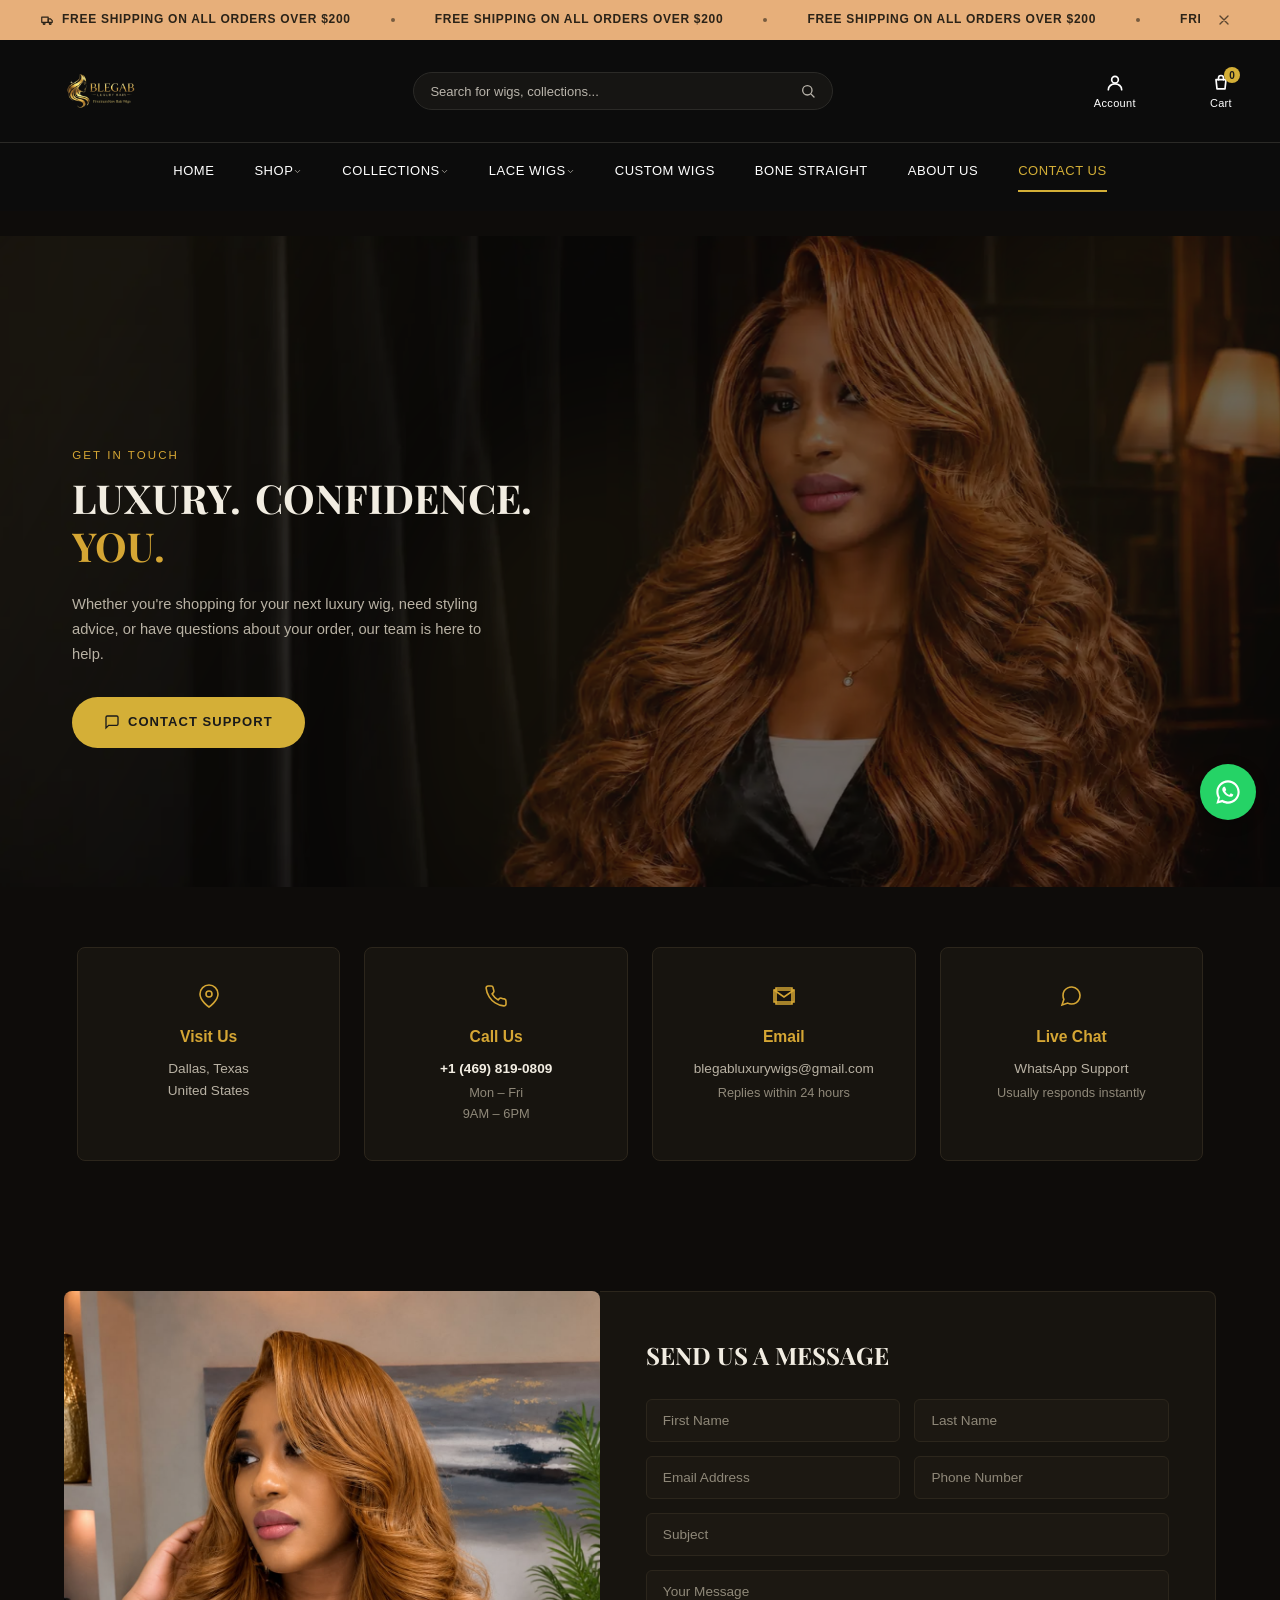
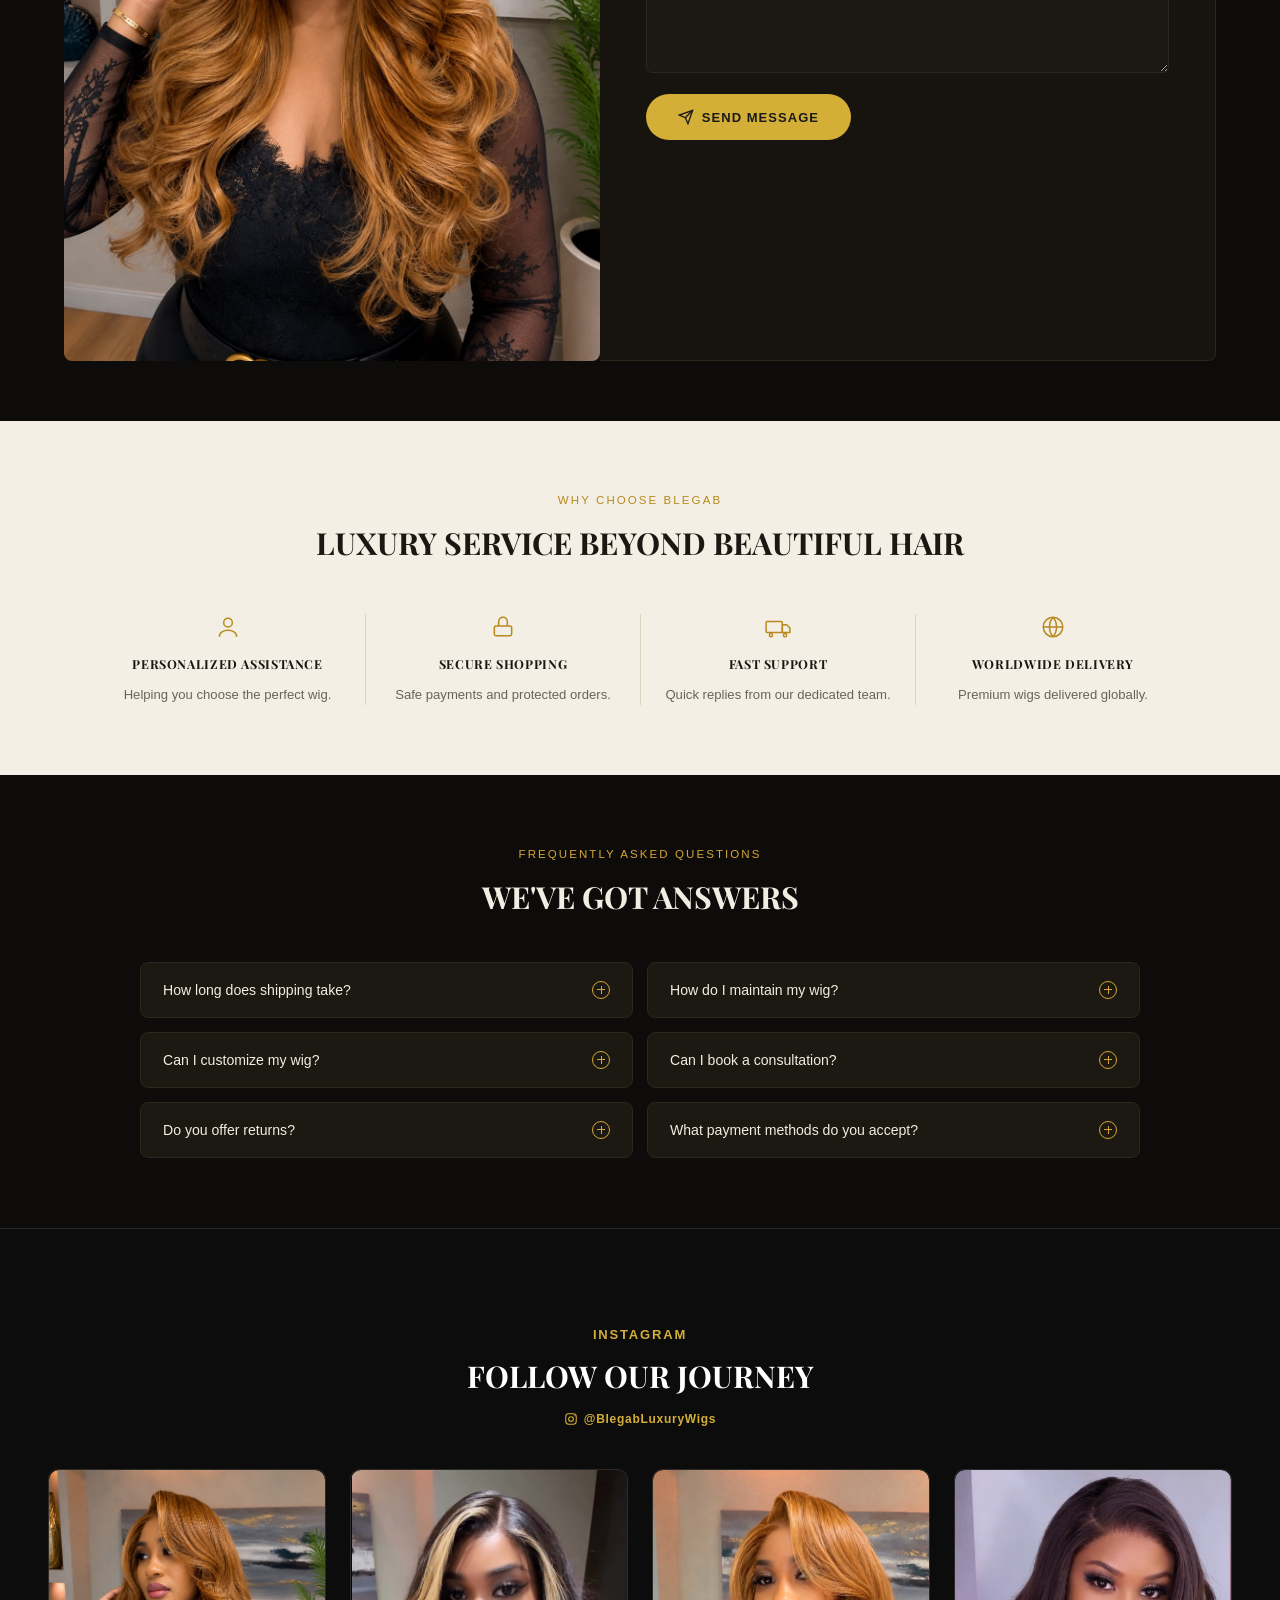
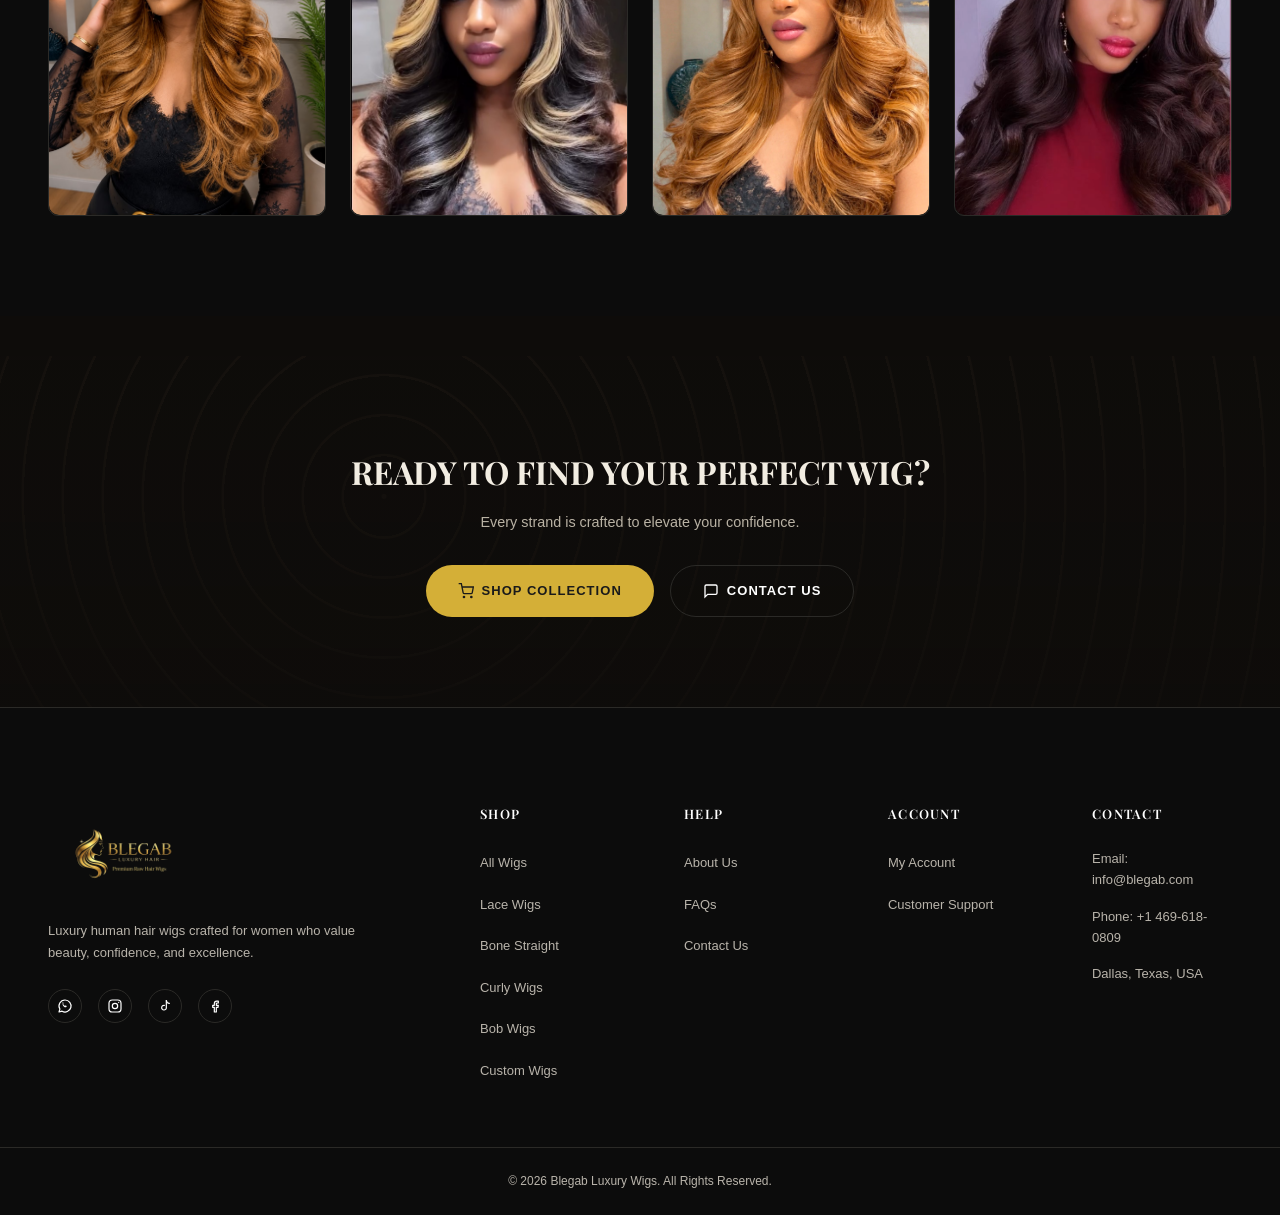
<file: contact-us.html>
<!DOCTYPE html>
<html lang="en">
<head>
  <meta charset="UTF-8" />
  <meta name="viewport" content="width=device-width, initial-scale=1.0" />
  <title>Blegab Luxury Wigs | Premium Human Hair Wigs</title>
  <meta name="description" content="Premium human hair wigs crafted to elevate your look and express your true elegance. Shop lace wigs, bone straight, bob wigs and custom collections." />
  <meta name="viewport" content="width=device-width, initial-scale=1.0, interactive-widget=resizes-content" />

  <!-- Fonts: display serif for headings, sans for body/UI -->
  <link rel="preconnect" href="https://fonts.googleapis.com">
  <link rel="preconnect" href="https://fonts.gstatic.com" crossorigin>
  <link href="https://fonts.googleapis.com/css2?family=Playfair+Display:wght@600;700&family=Poppins:wght@400;500;600;700&display=swap" rel="stylesheet">

  <link rel="stylesheet" href="assets/css/base.css" />
  <link rel="stylesheet" href="assets/css/header.css" />
  <link rel="stylesheet" href="assets/css/footer.css" />
  <link rel="stylesheet" href="assets/css/home.css" />
  <link rel="stylesheet" href="assets/css/contact-us.css" />
  <link rel="stylesheet" href="assets/css/whatsapp-chat.css" />
  <link rel="icon" type="image/webp" href="assets/images/farvicon.webp" />
</head>
<body>
  <div data-site-header></div>
  <script src="assets/js/header.js"></script>

  <main>
    <!-- Hero -->
    <section class="hero" aria-label="Hero">
      <div class="hero-media">
        <img class="hero-bg" src="assets/images/herosectionimg.webp" alt="Woman wearing a Blegab luxury wig" onerror="this.parentElement.classList.add('img-fallback')">
        <div class="hero-ribbons" aria-hidden="true">
          <span class="ribbon ribbon-1"></span>
          <span class="ribbon ribbon-2"></span>
          <span class="ribbon ribbon-3"></span>
        </div>
        <div class="hero-scrim"></div>
      </div>

      <div class="hero-inner">
        <div class="hero-copy">
          <p class="eyebrow">Get In Touch</p>
          <h1 class="hero-headline">
            <span class="hero-word" style="--word-delay:0.4s">Luxury.</span>
            <span class="hero-word" style="--word-delay:0.8s">Confidence.</span>
            <span class="hero-word hero-word-accent" style="--word-delay:1.2s">You.</span>
          </h1>
          <p class="hero-text hero-text-reveal">Whether you're shopping for your next luxury wig, need styling advice, or have questions about your order, our team is here to help.</p>
          <a href="#contact-form-section" class="btn btn-primary hero-cta-reveal">
            <span class="btn-icon-wrap">
              <svg class="btn-icon btn-icon--bag" viewBox="0 0 24 24" fill="none" stroke="currentColor" stroke-width="2"><path d="M21 15a2 2 0 0 1-2 2H7l-4 4V5a2 2 0 0 1 2-2h14a2 2 0 0 1 2 2z"/></svg>
              <svg class="btn-icon btn-icon--arrow" viewBox="0 0 24 24" fill="none" stroke="currentColor" stroke-width="2"><path d="M5 12h14M12 5l7 7-7 7" stroke-linecap="round" stroke-linejoin="round"/></svg>
            </span>
            <span class="btn-text">Contact Support</span>
          </a>
        </div>
      </div>
    </section>

    <!-- Quick contact cards -->
    <section class="contact-cards">
      <div class="contact-card">
        <span class="card-icon">
          <svg width="20" height="20" viewBox="0 0 24 24" fill="none" stroke="currentColor" stroke-width="1.6"><path d="M21 10c0 7-9 13-9 13S3 17 3 10a9 9 0 0 1 18 0z"/><circle cx="12" cy="10" r="3"/></svg>
        </span>
        <div>
          <p class="card-label">Visit Us</p>
          <p class="card-detail">Dallas, Texas<br>United States</p>
        </div>
      </div>

      <div class="contact-card">
        <span class="card-icon">
          <svg width="20" height="20" viewBox="0 0 24 24" fill="none" stroke="currentColor" stroke-width="1.6"><path d="M22 16.92v3a2 2 0 0 1-2.18 2 19.79 19.79 0 0 1-8.63-3.07 19.5 19.5 0 0 1-6-6 19.79 19.79 0 0 1-3.07-8.67A2 2 0 0 1 4.11 2h3a2 2 0 0 1 2 1.72c.127.96.362 1.903.7 2.81a2 2 0 0 1-.45 2.11L8.09 9.91a16 16 0 0 0 6 6l1.27-1.27a2 2 0 0 1 2.11-.45c.907.338 1.85.573 2.81.7A2 2 0 0 1 22 16.92z"/></svg>
        </span>
        <div>
          <p class="card-label">Call Us</p>
          <p class="card-detail card-detail-strong">+1 (469) 819-0809</p>
          <p class="card-detail card-detail-sub">Mon – Fri<br>9AM – 6PM</p>
        </div>
      </div>

      <div class="contact-card">
        <span class="card-icon">
          <svg width="20" height="20" viewBox="0 0 24 24" fill="none" stroke="currentColor" stroke-width="1.6"><path d="M4 4h16v16H4z" fill="none"/><path d="M22 6l-10 7L2 6"/><path d="M2 6h20v12H2z"/></svg>
        </span>
        <div>
          <p class="card-label">Email</p>
          <p class="card-detail">blegabluxurywigs@gmail.com</p>
          <p class="card-detail card-detail-sub">Replies within 24 hours</p>
        </div>
      </div>

      <div class="contact-card">
        <span class="card-icon">
          <svg width="20" height="20" viewBox="0 0 24 24" fill="none" stroke="currentColor" stroke-width="1.6"><path d="M21 11.5a8.38 8.38 0 0 1-.9 3.8 8.5 8.5 0 0 1-7.6 4.7 8.38 8.38 0 0 1-3.8-.9L3 21l1.9-5.7a8.38 8.38 0 0 1-.9-3.8 8.5 8.5 0 0 1 4.7-7.6 8.38 8.38 0 0 1 3.8-.9h.5a8.48 8.48 0 0 1 8 8v.5z"/></svg>
        </span>
        <div>
          <p class="card-label">Live Chat</p>
          <p class="card-detail">WhatsApp Support</p>
          <p class="card-detail card-detail-sub">Usually responds instantly</p>
        </div>
      </div>
    </section>

    <!-- Contact form -->
    <section class="contact-form-section" id="contact-form-section">
      <div class="contact-form-image">
        <img src="assets/images/contactusimage/formimg.webp" alt="BLEGAB team member packing an order" onerror="this.parentElement.classList.add('img-fallback')">
      </div>

      <div class="contact-form-panel">
        <h2>Send Us A Message</h2>

        <form id="contact-form" novalidate>
          <div class="form-row">
            <div class="form-field">
              <label for="contact-first-name" class="visually-hidden">First Name</label>
              <input type="text" id="contact-first-name" name="firstName" placeholder="First Name" required>
            </div>
            <div class="form-field">
              <label for="contact-last-name" class="visually-hidden">Last Name</label>
              <input type="text" id="contact-last-name" name="lastName" placeholder="Last Name">
            </div>
          </div>

          <div class="form-row">
            <div class="form-field">
              <label for="contact-email" class="visually-hidden">Email Address</label>
              <input type="email" id="contact-email" name="email" placeholder="Email Address" required>
            </div>
            <div class="form-field">
              <label for="contact-phone" class="visually-hidden">Phone Number</label>
              <input type="tel" id="contact-phone" name="phone" placeholder="Phone Number">
            </div>
          </div>

          <div class="form-field form-field-full">
            <label for="contact-subject" class="visually-hidden">Subject</label>
            <input type="text" id="contact-subject" name="subject" placeholder="Subject" required>
          </div>

          <div class="form-field form-field-full">
            <label for="contact-message" class="visually-hidden">Your Message</label>
            <textarea id="contact-message" name="message" rows="5" placeholder="Your Message" required></textarea>
          </div>

          <p class="form-message form-error" data-contact-error></p>
          <p class="form-message form-success" data-contact-success></p>

          <button type="submit" class="btn btn-primary" data-contact-submit>
            <span class="btn-icon-wrap">
              <svg class="btn-icon btn-icon--bag" viewBox="0 0 24 24" fill="none" stroke="currentColor" stroke-width="2"><line x1="22" y1="2" x2="11" y2="13"/><polygon points="22 2 15 22 11 13 2 9 22 2"/></svg>
              <svg class="btn-icon btn-icon--arrow" viewBox="0 0 24 24" fill="none" stroke="currentColor" stroke-width="2"><path d="M5 12h14M12 5l7 7-7 7" stroke-linecap="round" stroke-linejoin="round"/></svg>
            </span>
            <span class="btn-text">Send Message</span>
          </button>
        </form>
      </div>
    </section>

    <!-- Why choose -->
    <section class="why-choose">
      <p class="eyebrow eyebrow-dark">Why Choose Blegab</p>
      <h2>Luxury Service Beyond Beautiful Hair</h2>

      <div class="why-choose-grid">
        <div class="why-item">
          <span class="why-icon">
            <svg width="26" height="26" viewBox="0 0 24 24" fill="none" stroke="currentColor" stroke-width="1.4"><circle cx="12" cy="8" r="4"/><path d="M4 21c0-4 4-6 8-6s8 2 8 6"/></svg>
          </span>
          <h3>Personalized Assistance</h3>
          <p>Helping you choose the perfect wig.</p>
        </div>
        <div class="why-item">
          <span class="why-icon">
            <svg width="26" height="26" viewBox="0 0 24 24" fill="none" stroke="currentColor" stroke-width="1.4"><rect x="4" y="11" width="16" height="9" rx="1.5"/><path d="M8 11V7a4 4 0 0 1 8 0v4"/></svg>
          </span>
          <h3>Secure Shopping</h3>
          <p>Safe payments and protected orders.</p>
        </div>
        <div class="why-item">
          <span class="why-icon">
            <svg width="26" height="26" viewBox="0 0 24 24" fill="none" stroke="currentColor" stroke-width="1.4"><rect x="1" y="7" width="15" height="10" rx="1"/><path d="M16 10h4l3 3v4h-7z"/><circle cx="5.5" cy="19.5" r="1.5"/><circle cx="18.5" cy="19.5" r="1.5"/></svg>
          </span>
          <h3>Fast Support</h3>
          <p>Quick replies from our dedicated team.</p>
        </div>
        <div class="why-item">
          <span class="why-icon">
            <svg width="26" height="26" viewBox="0 0 24 24" fill="none" stroke="currentColor" stroke-width="1.4"><circle cx="12" cy="12" r="9"/><path d="M3 12h18M12 3a14 14 0 0 1 0 18M12 3a14 14 0 0 0 0 18"/></svg>
          </span>
          <h3>Worldwide Delivery</h3>
          <p>Premium wigs delivered globally.</p>
        </div>
      </div>
    </section>

    <!-- FAQ -->
    <section class="faq-section">
      <p class="eyebrow">Frequently Asked Questions</p>
      <h2>We've Got Answers</h2>

      <div class="faq-grid">
        <div class="faq-item">
          <button class="faq-question" data-faq-toggle>
            <span>How long does shipping take?</span>
            <span class="faq-icon" aria-hidden="true"></span>
          </button>
          <div class="faq-answer">
            <p>Orders are processed with care and typically arrive within 2–7 business days, depending on your location. You'll receive tracking information as soon as your order ships.</p>
          </div>
        </div>

        <div class="faq-item">
          <button class="faq-question" data-faq-toggle>
            <span>How do I maintain my wig?</span>
            <span class="faq-icon" aria-hidden="true"></span>
          </button>
          <div class="faq-answer">
            <p>To keep your wig looking its best, gently wash, condition, and store it properly. Every order includes care instructions to help maintain its beauty and longevity.</p>
          </div>
        </div>

        <div class="faq-item">
          <button class="faq-question" data-faq-toggle>
            <span>Can I customize my wig?</span>
            <span class="faq-icon" aria-hidden="true"></span>
          </button>
          <div class="faq-answer">
            <p>Yes! Every wig can be customized to your preferences, including length, color, density, lace size, and styling, for a look that's uniquely yours.</p>
          </div>
        </div>

        <div class="faq-item">
          <button class="faq-question" data-faq-toggle>
            <span>Can I book a consultation?</span>
            <span class="faq-icon" aria-hidden="true"></span>
          </button>
          <div class="faq-answer">
            <p>Absolutely! We offer one-on-one consultations to help you choose the perfect wig based on your style, lifestyle, and preferences.</p>
          </div>
        </div>

        <div class="faq-item">
          <button class="faq-question" data-faq-toggle>
            <span>Do you offer returns?</span>
            <span class="faq-icon" aria-hidden="true"></span>
          </button>
          <div class="faq-answer">
            <p>Eligible unworn wigs may be returned within our return window. Please note that custom-made and personalized wigs are final sale and cannot be returned or exchanged.</p>
          </div>
        </div>

        <div class="faq-item">
          <button class="faq-question" data-faq-toggle>
            <span>What payment methods do you accept?</span>
            <span class="faq-icon" aria-hidden="true"></span>
          </button>
          <div class="faq-answer">
            <p>We accept major debit and credit cards, bank transfers, and other secure online payment options for a safe and seamless checkout experience.</p>
          </div>
        </div>
      </div>
    </section>

    <!-- Social Gallery -->
    <section class="social-gallery reveal-up" aria-label="Follow our journey on Instagram">
      <div class="container">
        <div class="social-gallery__header">
          <p class="eyebrow-text social-gallery__eyebrow">Instagram</p>
          <h2 class="social-gallery__title">Follow Our Journey</h2>
          <a href="https://www.instagram.com/blegabluxurywigs" target="_blank" rel="noopener noreferrer" class="social-gallery__ig-link">
            <svg class="social-gallery__ig-icon" viewBox="0 0 24 24" fill="none" stroke="currentColor" stroke-width="1.8" aria-hidden="true">
              <rect x="3" y="3" width="18" height="18" rx="5"/>
              <circle cx="12" cy="12" r="4"/>
              <circle cx="17.5" cy="6.5" r="1" fill="currentColor" stroke="none"/>
            </svg>
            @BlegabLuxuryWigs
          </a>
        </div>
      </div>

      <div class="social-gallery__track-wrap">
        <ul class="social-gallery__grid" data-social-grid>
          <li class="social-gallery__item">
            <a href="https://www.instagram.com/blegabluxurywigs" target="_blank" rel="noopener noreferrer" class="social-gallery__link">
              <img src="assets/images/social/social1.webp" alt="Blegab customer wearing a luxury wig" class="social-gallery__image" loading="lazy" />
              <div class="social-gallery__overlay">
                <svg class="social-gallery__overlay-icon" viewBox="0 0 24 24" fill="none" stroke="currentColor" stroke-width="1.8" aria-hidden="true">
                  <rect x="3" y="3" width="18" height="18" rx="5"/>
                  <circle cx="12" cy="12" r="4"/>
                  <circle cx="17.5" cy="6.5" r="1" fill="currentColor" stroke="none"/>
                </svg>
              </div>
            </a>
          </li>
          <li class="social-gallery__item">
            <a href="https://www.instagram.com/blegabluxurywigs" target="_blank" rel="noopener noreferrer" class="social-gallery__link">
              <img src="assets/images/social/social2.webp" alt="Blegab customer wearing a luxury wig" class="social-gallery__image" loading="lazy" />
              <div class="social-gallery__overlay">
                <svg class="social-gallery__overlay-icon" viewBox="0 0 24 24" fill="none" stroke="currentColor" stroke-width="1.8" aria-hidden="true">
                  <rect x="3" y="3" width="18" height="18" rx="5"/>
                  <circle cx="12" cy="12" r="4"/>
                  <circle cx="17.5" cy="6.5" r="1" fill="currentColor" stroke="none"/>
                </svg>
              </div>
            </a>
          </li>
          <li class="social-gallery__item">
            <a href="https://www.instagram.com/blegabluxurywigs" target="_blank" rel="noopener noreferrer" class="social-gallery__link">
              <img src="assets/images/social/social3.webp" alt="Blegab customer wearing a luxury wig" class="social-gallery__image" loading="lazy" />
              <div class="social-gallery__overlay">
                <svg class="social-gallery__overlay-icon" viewBox="0 0 24 24" fill="none" stroke="currentColor" stroke-width="1.8" aria-hidden="true">
                  <rect x="3" y="3" width="18" height="18" rx="5"/>
                  <circle cx="12" cy="12" r="4"/>
                  <circle cx="17.5" cy="6.5" r="1" fill="currentColor" stroke="none"/>
                </svg>
              </div>
            </a>
          </li>
          <li class="social-gallery__item">
            <a href="https://www.instagram.com/blegabluxurywigs" target="_blank" rel="noopener noreferrer" class="social-gallery__link">
              <img src="assets/images/social/social4.webp" alt="Blegab customer wearing a luxury wig" class="social-gallery__image" loading="lazy" />
              <div class="social-gallery__overlay">
                <svg class="social-gallery__overlay-icon" viewBox="0 0 24 24" fill="none" stroke="currentColor" stroke-width="1.8" aria-hidden="true">
                  <rect x="3" y="3" width="18" height="18" rx="5"/>
                  <circle cx="12" cy="12" r="4"/>
                  <circle cx="17.5" cy="6.5" r="1" fill="currentColor" stroke="none"/>
                </svg>
              </div>
            </a>
          </li>
        </ul>
      </div>

      <div class="container">
        <div class="social-gallery__dots" data-social-dots></div>
      </div>
    </section>

    <!-- CTA -->
    <section class="cta-band">
      <h2>Ready To Find Your Perfect Wig?</h2>
      <p>Every strand is crafted to elevate your confidence.</p>
      <div class="cta-buttons">
        <a href="shop.html" class="btn btn-primary">
          <span class="btn-icon-wrap">
            <svg class="btn-icon btn-icon--bag" viewBox="0 0 24 24" fill="none" stroke="currentColor" stroke-width="2"><circle cx="9" cy="21" r="1"/><circle cx="20" cy="21" r="1"/><path d="M1 1h4l2.68 13.39a2 2 0 0 0 2 1.61h9.72a2 2 0 0 0 2-1.61L23 6H6"/></svg>
            <svg class="btn-icon btn-icon--arrow" viewBox="0 0 24 24" fill="none" stroke="currentColor" stroke-width="2"><path d="M5 12h14M12 5l7 7-7 7" stroke-linecap="round" stroke-linejoin="round"/></svg>
          </span>
          <span class="btn-text">Shop Collection</span>
        </a>
        <a href="#contact-form-section" class="btn btn-outline">
          <span class="btn-icon-wrap">
            <svg class="btn-icon btn-icon--bag" viewBox="0 0 24 24" fill="none" stroke="currentColor" stroke-width="2"><path d="M21 15a2 2 0 0 1-2 2H7l-4 4V5a2 2 0 0 1 2-2h14a2 2 0 0 1 2 2z"/></svg>
            <svg class="btn-icon btn-icon--arrow" viewBox="0 0 24 24" fill="none" stroke="currentColor" stroke-width="2"><path d="M5 12h14M12 5l7 7-7 7" stroke-linecap="round" stroke-linejoin="round"/></svg>
          </span>
          <span class="btn-text">Contact Us</span>
        </a>
      </div>
    </section>
  </main>
  
  <script src="assets/js/contact-us.js"></script>
  <script src="assets/js/Product-data.js"></script>
  <script src="assets/js/main.js"></script>
  <script src="assets/js/home.js"></script>
  <div data-site-footer></div>
  <script src="assets/js/footer.js"></script>
  <div data-whatsapp-widget></div>
  <script src="assets/js/whatsapp-chat.js"></script>
</body>
</html>
</file>
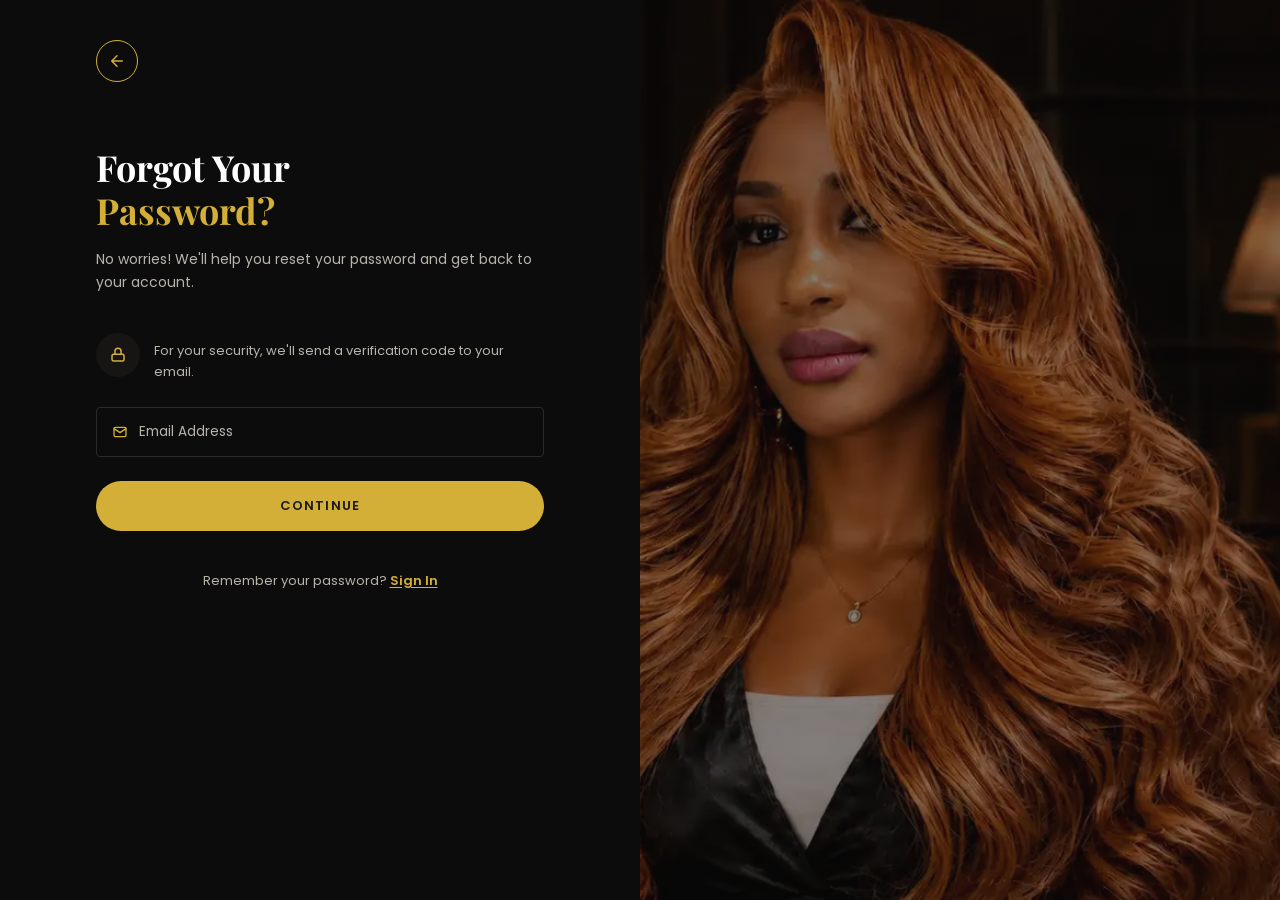
<file: forgot-password.html>
<!DOCTYPE html>
<html lang="en">
<head>
  <meta charset="UTF-8" />
  <meta name="viewport" content="width=device-width, initial-scale=1.0" />
  <title>Forgot Password | Blegab Luxury Wigs</title>
  <link rel="preconnect" href="https://fonts.googleapis.com">
  <link rel="preconnect" href="https://fonts.gstatic.com" crossorigin>
  <link href="https://fonts.googleapis.com/css2?family=Playfair+Display:wght@600;700&family=Poppins:wght@400;500;600;700&display=swap" rel="stylesheet">
  <link rel="icon" type="image/webp" href="assets/images/farvicon.webp" />
  <link rel="stylesheet" href="assets/css/base.css" />
  <link rel="stylesheet" href="assets/css/auth.css" />
</head>
<body class="auth-body">
  <main class="auth">
    <section class="auth__panel">
      <button type="button" class="auth__back" aria-label="Go back" onclick="window.location.href='login.html'">
        <svg viewBox="0 0 24 24" fill="none" stroke="currentColor" stroke-width="2" aria-hidden="true">
          <path d="M19 12H5M12 19l-7-7 7-7" stroke-linecap="round" stroke-linejoin="round"/>
        </svg>
      </button>
      <div class="auth__content">
        <h1 class="auth__title">Forgot Your<span class="auth__title-accent">Password?</span></h1>
        <p class="auth__subtitle">No worries! We'll help you reset your password and get back to your account.</p>
        <div class="auth__note">
          <span class="auth__note-icon">
            <svg viewBox="0 0 24 24" fill="none" stroke="currentColor" stroke-width="2" aria-hidden="true">
              <rect x="4" y="11" width="16" height="9" rx="2"/>
              <path d="M8 11V7a4 4 0 0 1 8 0v4" stroke-linecap="round"/>
            </svg>
          </span>
          <p class="auth__note-text">For your security, we'll send a verification code to your email.</p>
        </div>
        <form class="auth__form" id="forgot-password-form" novalidate>
          <p class="auth__error" data-auth-error role="alert"></p>
          <div class="auth__field">
            <svg class="auth__field-icon" viewBox="0 0 24 24" fill="none" stroke="currentColor" stroke-width="2" aria-hidden="true">
              <rect x="3" y="5" width="18" height="14" rx="2"/>
              <path d="M3 7l9 6 9-6" stroke-linecap="round" stroke-linejoin="round"/>
            </svg>
            <input type="email" id="forgot-password-email" placeholder="Email Address" autocomplete="email" required />
          </div>
          <button type="submit" class="btn btn-primary auth__submit">Continue</button>
        </form>
        <p class="auth__switch">Remember your password? <a href="login.html">Sign In</a></p>
      </div>
    </section>
    <aside class="auth__media" role="img" aria-label="Woman wearing a Blegab luxury body wave wig"></aside>
  </main>
  <script src="assets/js/main.js"></script>
  <script src="assets/js/auth.js"></script>
</body>
</html>
</file>
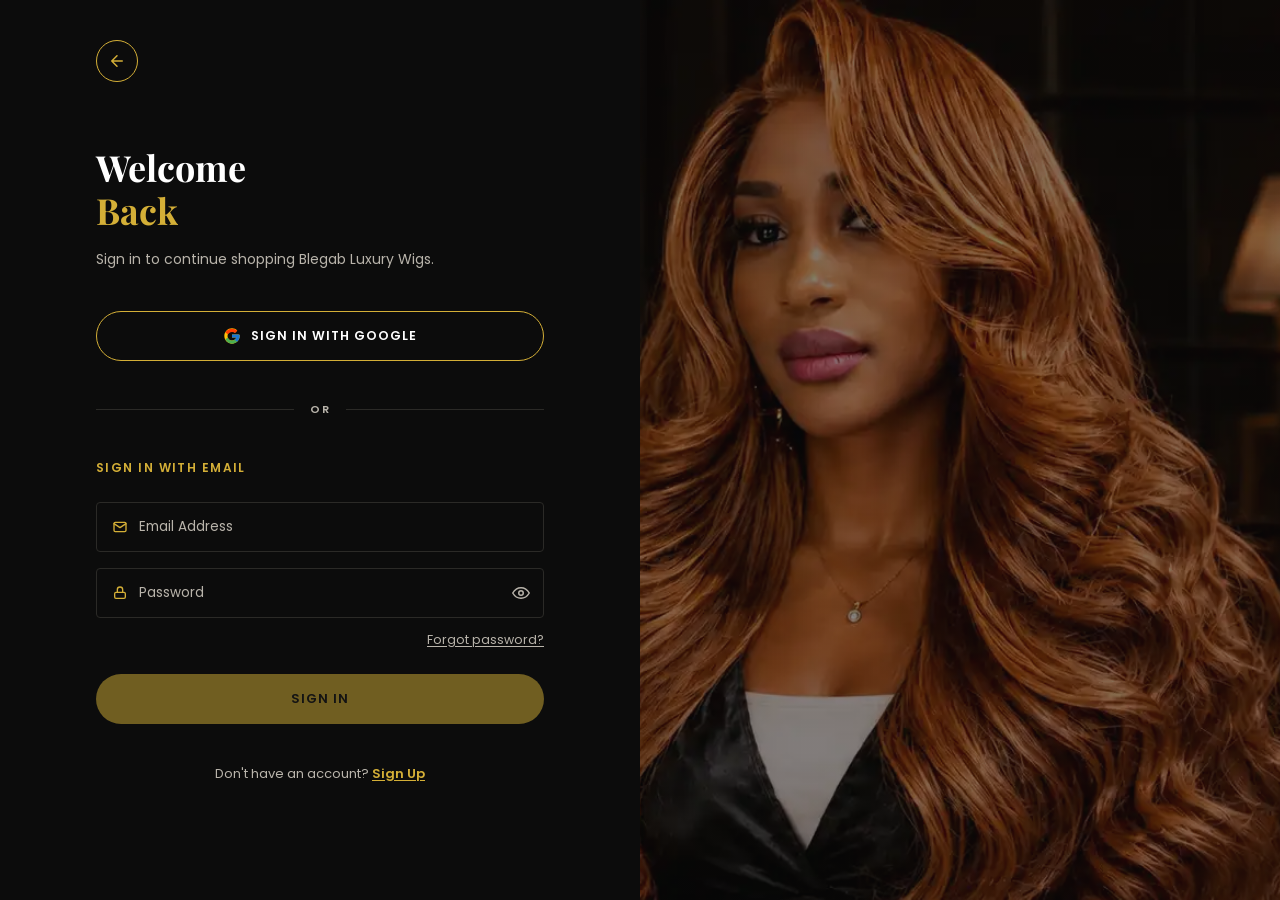
<file: login.html>
<!DOCTYPE html>
<html lang="en">
<head>
  <meta charset="UTF-8" />
  <meta name="viewport" content="width=device-width, initial-scale=1.0" />
  <title>Sign In | Blegab Luxury Wigs</title>

  <link rel="preconnect" href="https://fonts.googleapis.com">
  <link rel="preconnect" href="https://fonts.gstatic.com" crossorigin>
  <link href="https://fonts.googleapis.com/css2?family=Playfair+Display:wght@600;700&family=Poppins:wght@400;500;600;700&display=swap" rel="stylesheet">

  <link rel="stylesheet" href="assets/css/base.css" />
  <link rel="stylesheet" href="assets/css/auth.css" />
  <link rel="icon" type="image/webp" href="assets/images/farvicon.webp" />
  <script src="https://accounts.google.com/gsi/client" async defer></script>
</head>
<body class="auth-body">

  <main class="auth">
    <section class="auth__panel">
      <button type="button" class="auth__back" aria-label="Go back" onclick="window.location.href='signup.html'">
        <svg viewBox="0 0 24 24" fill="none" stroke="currentColor" stroke-width="2" aria-hidden="true">
          <path d="M19 12H5M12 19l-7-7 7-7" stroke-linecap="round" stroke-linejoin="round"/>
        </svg>
      </button>

      <div class="auth__content">
        <h1 class="auth__title">Welcome<span class="auth__title-accent">Back</span></h1>
        <p class="auth__subtitle">Sign in to continue shopping Blegab Luxury Wigs.</p>

        <button type="button" class="auth__google-btn" data-google-auth>
          <svg class="auth__google-icon" viewBox="0 0 48 48" aria-hidden="true">
            <path fill="#FFC107" d="M43.6 20.5H42V20H24v8h11.3C33.7 32.6 29.3 36 24 36c-6.6 0-12-5.4-12-12s5.4-12 12-12c3.1 0 5.9 1.2 8 3.1l6-6C34.5 5.6 29.6 3.5 24 3.5 12.7 3.5 3.5 12.7 3.5 24S12.7 44.5 24 44.5 44.5 35.3 44.5 24c0-1.2-.1-2.4-.3-3.5z"/>
            <path fill="#FF3D00" d="M6.3 14.7l6.6 4.8C14.6 15.9 18.9 13 24 13c3.1 0 5.9 1.2 8 3.1l6-6C34.5 6.6 29.6 4.5 24 4.5c-7.7 0-14.4 4.4-17.7 10.2z"/>
            <path fill="#4CAF50" d="M24 44.5c5.5 0 10.4-2.1 14.1-5.6l-6.5-5.5C29.6 35 26.9 36 24 36c-5.3 0-9.7-3.4-11.3-8.1l-6.5 5C9.5 39.9 16.2 44.5 24 44.5z"/>
            <path fill="#1976D2" d="M43.6 20.5H42V20H24v8h11.3c-.8 2.3-2.3 4.3-4.2 5.7l6.5 5.5C41.5 36.1 44.5 30.6 44.5 24c0-1.2-.1-2.4-.3-3.5z"/>
          </svg>
          Sign In with Google
        </button>

        <div class="auth__divider">OR</div>

        <p class="auth__section-label">Sign In with Email</p>

        <form class="auth__form" id="login-form" novalidate>
          <p class="auth__error" data-auth-error role="alert"></p>

          <div class="auth__field">
            <svg class="auth__field-icon" viewBox="0 0 24 24" fill="none" stroke="currentColor" stroke-width="2" aria-hidden="true">
              <rect x="3" y="5" width="18" height="14" rx="2"/>
              <path d="M3 7l9 6 9-6" stroke-linecap="round" stroke-linejoin="round"/>
            </svg>
            <input type="email" id="login-email" placeholder="Email Address" autocomplete="email" required />
          </div>

          <div class="auth__field auth__field--password">
            <svg class="auth__field-icon" viewBox="0 0 24 24" fill="none" stroke="currentColor" stroke-width="2" aria-hidden="true">
              <rect x="4" y="11" width="16" height="9" rx="2"/>
              <path d="M8 11V7a4 4 0 0 1 8 0v4" stroke-linecap="round"/>
            </svg>
            <input type="password" id="login-password" placeholder="Password" autocomplete="current-password" required />
            <button type="button" class="auth__toggle-visibility" data-toggle-password aria-pressed="false" aria-label="Show password">
              <svg class="auth__eye" viewBox="0 0 24 24" fill="none" stroke="currentColor" stroke-width="2" aria-hidden="true">
                <path d="M1 12s4-7 11-7 11 7 11 7-4 7-11 7-11-7-11-7z" stroke-linejoin="round"/>
                <circle cx="12" cy="12" r="3"/>
              </svg>
              <svg class="auth__eye-off" viewBox="0 0 24 24" fill="none" stroke="currentColor" stroke-width="2" aria-hidden="true">
                <path d="M17.9 17.9A10.6 10.6 0 0 1 12 19c-7 0-11-7-11-7a18.4 18.4 0 0 1 4.2-5.1M9.9 4.2A9.6 9.6 0 0 1 12 4c7 0 11 7 11 7a18.5 18.5 0 0 1-2.2 3.1" stroke-linecap="round" stroke-linejoin="round"/>
                <path d="M9.5 9.5a3 3 0 0 0 4.2 4.2" stroke-linecap="round" stroke-linejoin="round"/>
                <path d="M1 1l22 22" stroke-linecap="round"/>
              </svg>
            </button>
          </div>

          <div class="auth__forgot">
            <a href="forgot-password.html">Forgot password?</a>
          </div>

          <button type="submit" class="btn btn-primary auth__submit">Sign In</button>
        </form>

        <p class="auth__switch">Don't have an account? <a href="signup.html">Sign Up</a></p>
      </div>
    </section>

    <aside class="auth__media" role="img" aria-label="Woman wearing a Blegab luxury body wave wig"></aside>
  </main>

  <script src="assets/js/main.js"></script>
  <script src="assets/js/auth.js"></script>
</body>
</html>
</file>
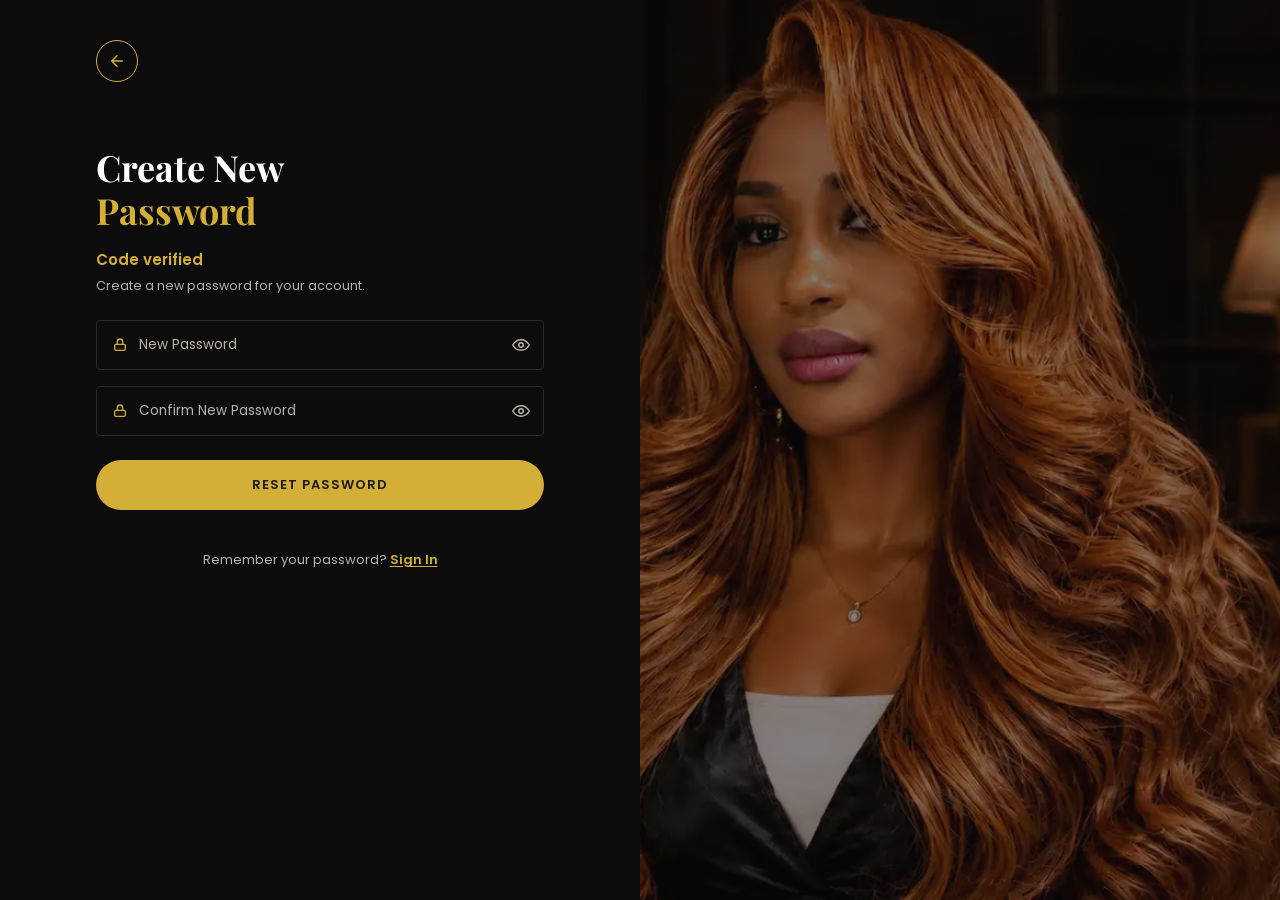
<file: reset-password.html>
<!DOCTYPE html>
<html lang="en">
<head>
  <meta charset="UTF-8" />
  <meta name="viewport" content="width=device-width, initial-scale=1.0" />
  <title>Reset Password | Blegab Luxury Wigs</title>
  <link rel="preconnect" href="https://fonts.googleapis.com">
  <link rel="preconnect" href="https://fonts.gstatic.com" crossorigin>
  <link href="https://fonts.googleapis.com/css2?family=Playfair+Display:wght@600;700&family=Poppins:wght@400;500;600;700&display=swap" rel="stylesheet">
  <link rel="icon" type="image/webp" href="assets/images/farvicon.webp" />
  <link rel="stylesheet" href="assets/css/base.css" />
  <link rel="stylesheet" href="assets/css/auth.css" />
</head>
<body class="auth-body">
  <main class="auth">
    <section class="auth__panel">
      <button type="button" class="auth__back" aria-label="Go back" onclick="window.location.href='verify-code.html' + window.location.search">
        <svg viewBox="0 0 24 24" fill="none" stroke="currentColor" stroke-width="2" aria-hidden="true">
          <path d="M19 12H5M12 19l-7-7 7-7" stroke-linecap="round" stroke-linejoin="round"/>
        </svg>
      </button>
      <div class="auth__content">
        <h1 class="auth__title">Create New<span class="auth__title-accent">Password</span></h1>
        <p class="auth__success-highlight is-visible" data-reset-highlight>Code verified</p>
        <p class="auth__success is-visible" data-reset-message></p>

        <form class="auth__form" id="reset-password-form" novalidate>
          <p class="auth__error" data-auth-error role="alert"></p>

          <div class="auth__field auth__field--password">
            <svg class="auth__field-icon" viewBox="0 0 24 24" fill="none" stroke="currentColor" stroke-width="2" aria-hidden="true">
              <rect x="4" y="11" width="16" height="9" rx="2"/>
              <path d="M8 11V7a4 4 0 0 1 8 0v4" stroke-linecap="round"/>
            </svg>
            <input type="password" id="reset-new-password" placeholder="New Password" autocomplete="new-password" minlength="8" required />
            <button type="button" class="auth__toggle-visibility" data-toggle-password aria-pressed="false" aria-label="Show password">
              <svg class="auth__eye" viewBox="0 0 24 24" fill="none" stroke="currentColor" stroke-width="2" aria-hidden="true">
                <path d="M1 12s4-7 11-7 11 7 11 7-4 7-11 7-11-7-11-7z" stroke-linejoin="round"/>
                <circle cx="12" cy="12" r="3"/>
              </svg>
              <svg class="auth__eye-off" viewBox="0 0 24 24" fill="none" stroke="currentColor" stroke-width="2" aria-hidden="true">
                <path d="M17.9 17.9A10.6 10.6 0 0 1 12 19c-7 0-11-7-11-7a18.4 18.4 0 0 1 4.2-5.1M9.9 4.2A9.6 9.6 0 0 1 12 4c7 0 11 7 11 7a18.5 18.5 0 0 1-2.2 3.1" stroke-linecap="round" stroke-linejoin="round"/>
                <path d="M9.5 9.5a3 3 0 0 0 4.2 4.2" stroke-linecap="round" stroke-linejoin="round"/>
                <path d="M1 1l22 22" stroke-linecap="round"/>
              </svg>
            </button>
          </div>

          <div class="auth__field auth__field--password">
            <svg class="auth__field-icon" viewBox="0 0 24 24" fill="none" stroke="currentColor" stroke-width="2" aria-hidden="true">
              <rect x="4" y="11" width="16" height="9" rx="2"/>
              <path d="M8 11V7a4 4 0 0 1 8 0v4" stroke-linecap="round"/>
            </svg>
            <input type="password" id="reset-confirm-password" placeholder="Confirm New Password" autocomplete="new-password" minlength="8" required />
            <button type="button" class="auth__toggle-visibility" data-toggle-password aria-pressed="false" aria-label="Show password">
              <svg class="auth__eye" viewBox="0 0 24 24" fill="none" stroke="currentColor" stroke-width="2" aria-hidden="true">
                <path d="M1 12s4-7 11-7 11 7 11 7-4 7-11 7-11-7-11-7z" stroke-linejoin="round"/>
                <circle cx="12" cy="12" r="3"/>
              </svg>
              <svg class="auth__eye-off" viewBox="0 0 24 24" fill="none" stroke="currentColor" stroke-width="2" aria-hidden="true">
                <path d="M17.9 17.9A10.6 10.6 0 0 1 12 19c-7 0-11-7-11-7a18.4 18.4 0 0 1 4.2-5.1M9.9 4.2A9.6 9.6 0 0 1 12 4c7 0 11 7 11 7a18.5 18.5 0 0 1-2.2 3.1" stroke-linecap="round" stroke-linejoin="round"/>
                <path d="M9.5 9.5a3 3 0 0 0 4.2 4.2" stroke-linecap="round" stroke-linejoin="round"/>
                <path d="M1 1l22 22" stroke-linecap="round"/>
              </svg>
            </button>
          </div>

          <button type="submit" class="btn btn-primary auth__submit" data-reset-submit>
            <span class="auth__submit-text">Reset Password</span>
            <span class="auth__spinner" data-reset-spinner hidden aria-hidden="true"></span>
          </button>
        </form>

        <p class="auth__switch">Remember your password? <a href="login.html">Sign In</a></p>
      </div>
    </section>
    <aside class="auth__media" role="img" aria-label="Woman wearing a Blegab luxury body wave wig"></aside>
  </main>

  <div class="modal-overlay" data-success-modal hidden>
    <div class="modal-box">
      <div class="modal-box__icon">
        <svg viewBox="0 0 24 24" fill="none" stroke="currentColor" stroke-width="3" aria-hidden="true">
          <path d="M5 13l4 4L19 7" stroke-linecap="round" stroke-linejoin="round"/>
        </svg>
      </div>
      <h2 class="modal-box__title">Password Changed</h2>
      <p class="modal-box__text">Your password has been changed successfully. You can now sign in with your new password.</p>
      <button type="button" class="btn btn-primary modal-box__btn" data-modal-continue>Go to Sign In</button>
    </div>
  </div>

  <script src="assets/js/main.js"></script>
  <script src="assets/js/auth.js"></script>
</body>
</html>
</file>
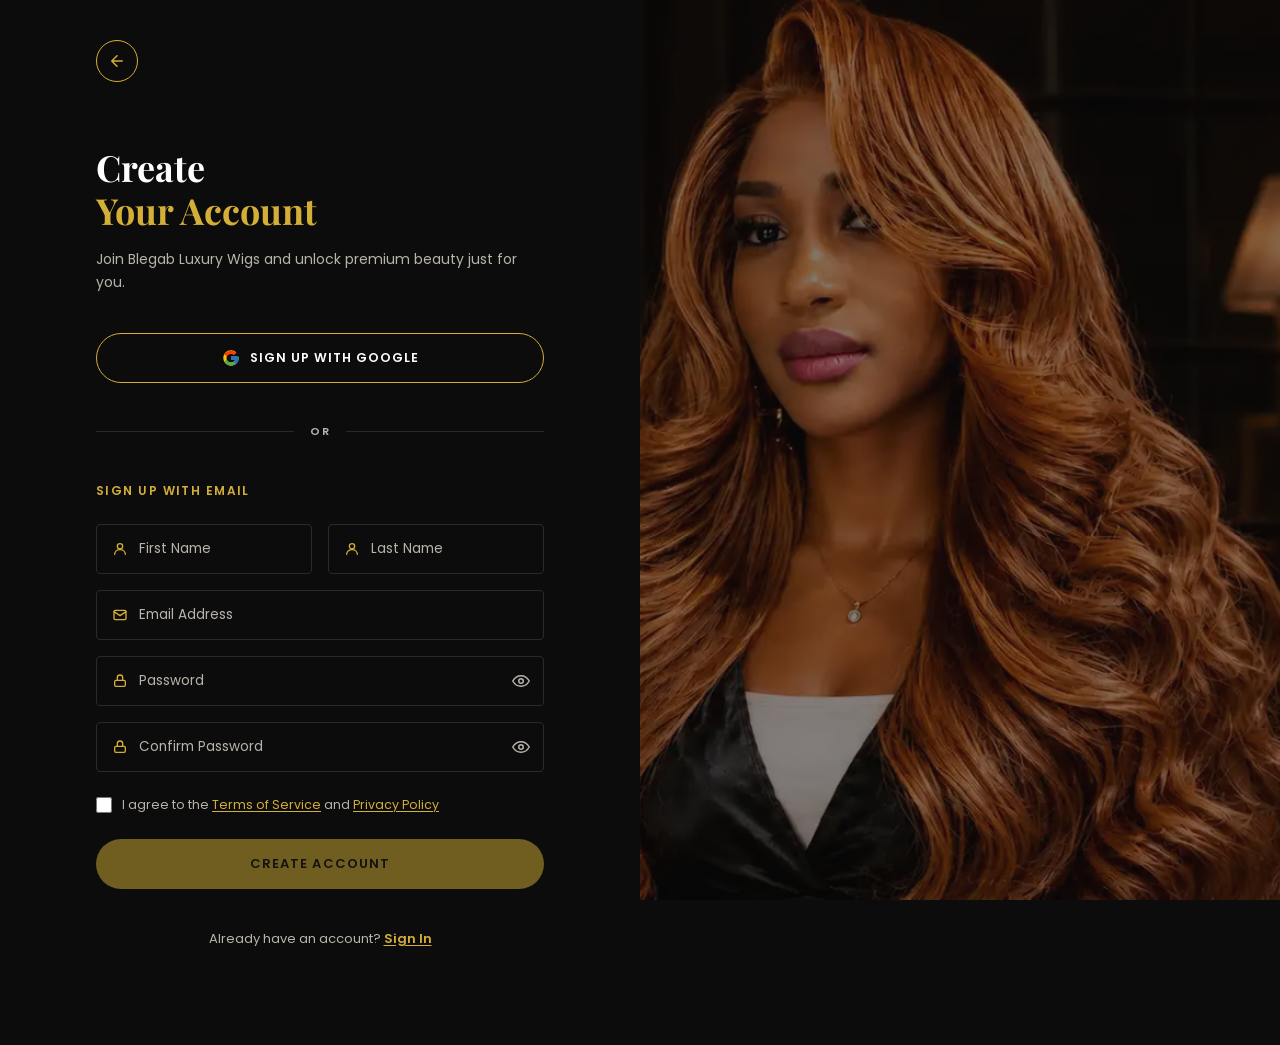
<file: signup.html>
<!DOCTYPE html>
<html lang="en">
<head>
  <meta charset="UTF-8" />
  <meta name="viewport" content="width=device-width, initial-scale=1.0" />
  <title>Create Your Account | Blegab Luxury Wigs</title>

  <link rel="preconnect" href="https://fonts.googleapis.com">
  <link rel="preconnect" href="https://fonts.gstatic.com" crossorigin>
  <link href="https://fonts.googleapis.com/css2?family=Playfair+Display:wght@600;700&family=Poppins:wght@400;500;600;700&display=swap" rel="stylesheet">

  <link rel="stylesheet" href="assets/css/base.css" />
  <link rel="stylesheet" href="assets/css/auth.css" />
  <link rel="icon" type="image/webp" href="assets/images/farvicon.webp" />
  <script src="https://accounts.google.com/gsi/client" async defer></script>
</head>
<body class="auth-body">

  <main class="auth">
    <section class="auth__panel">
      <button type="button" class="auth__back" aria-label="Go back" onclick="window.location.href='index.html'">
        <svg viewBox="0 0 24 24" fill="none" stroke="currentColor" stroke-width="2" aria-hidden="true">
          <path d="M19 12H5M12 19l-7-7 7-7" stroke-linecap="round" stroke-linejoin="round"/>
        </svg>
      </button>

      <div class="auth__content">
        <h1 class="auth__title">Create<span class="auth__title-accent">Your Account</span></h1>
        <p class="auth__subtitle">Join Blegab Luxury Wigs and unlock premium beauty just for you.</p>

        <button type="button" class="auth__google-btn" data-google-auth>
          <svg class="auth__google-icon" viewBox="0 0 48 48" aria-hidden="true">
            <path fill="#FFC107" d="M43.6 20.5H42V20H24v8h11.3C33.7 32.6 29.3 36 24 36c-6.6 0-12-5.4-12-12s5.4-12 12-12c3.1 0 5.9 1.2 8 3.1l6-6C34.5 5.6 29.6 3.5 24 3.5 12.7 3.5 3.5 12.7 3.5 24S12.7 44.5 24 44.5 44.5 35.3 44.5 24c0-1.2-.1-2.4-.3-3.5z"/>
            <path fill="#FF3D00" d="M6.3 14.7l6.6 4.8C14.6 15.9 18.9 13 24 13c3.1 0 5.9 1.2 8 3.1l6-6C34.5 6.6 29.6 4.5 24 4.5c-7.7 0-14.4 4.4-17.7 10.2z"/>
            <path fill="#4CAF50" d="M24 44.5c5.5 0 10.4-2.1 14.1-5.6l-6.5-5.5C29.6 35 26.9 36 24 36c-5.3 0-9.7-3.4-11.3-8.1l-6.5 5C9.5 39.9 16.2 44.5 24 44.5z"/>
            <path fill="#1976D2" d="M43.6 20.5H42V20H24v8h11.3c-.8 2.3-2.3 4.3-4.2 5.7l6.5 5.5C41.5 36.1 44.5 30.6 44.5 24c0-1.2-.1-2.4-.3-3.5z"/>
          </svg>
          Sign Up with Google
        </button>

        <div class="auth__divider">OR</div>

        <p class="auth__section-label">Sign Up with Email</p>

        <form class="auth__form" id="signup-form" novalidate>
          <p class="auth__error" data-auth-error role="alert"></p>

          <div class="auth__row">
            <div class="auth__field">
              <svg class="auth__field-icon" viewBox="0 0 24 24" fill="none" stroke="currentColor" stroke-width="2" aria-hidden="true">
                <circle cx="12" cy="8" r="4"/>
                <path d="M4 20c0-4 3.6-7 8-7s8 3 8 7" stroke-linecap="round"/>
              </svg>
              <input type="text" id="signup-first-name" placeholder="First Name" autocomplete="given-name" required />
            </div>
            <div class="auth__field">
              <svg class="auth__field-icon" viewBox="0 0 24 24" fill="none" stroke="currentColor" stroke-width="2" aria-hidden="true">
                <circle cx="12" cy="8" r="4"/>
                <path d="M4 20c0-4 3.6-7 8-7s8 3 8 7" stroke-linecap="round"/>
              </svg>
              <input type="text" id="signup-last-name" placeholder="Last Name" autocomplete="family-name" />
            </div>
          </div>

          <div class="auth__field">
            <svg class="auth__field-icon" viewBox="0 0 24 24" fill="none" stroke="currentColor" stroke-width="2" aria-hidden="true">
              <rect x="3" y="5" width="18" height="14" rx="2"/>
              <path d="M3 7l9 6 9-6" stroke-linecap="round" stroke-linejoin="round"/>
            </svg>
            <input type="email" id="signup-email" placeholder="Email Address" autocomplete="email" required />
          </div>

          <div class="auth__field auth__field--password">
            <svg class="auth__field-icon" viewBox="0 0 24 24" fill="none" stroke="currentColor" stroke-width="2" aria-hidden="true">
              <rect x="4" y="11" width="16" height="9" rx="2"/>
              <path d="M8 11V7a4 4 0 0 1 8 0v4" stroke-linecap="round"/>
            </svg>
            <input type="password" id="signup-password" placeholder="Password" autocomplete="new-password" minlength="8" required />
            <button type="button" class="auth__toggle-visibility" data-toggle-password aria-pressed="false" aria-label="Show password">
              <svg class="auth__eye" viewBox="0 0 24 24" fill="none" stroke="currentColor" stroke-width="2" aria-hidden="true">
                <path d="M1 12s4-7 11-7 11 7 11 7-4 7-11 7-11-7-11-7z" stroke-linejoin="round"/>
                <circle cx="12" cy="12" r="3"/>
              </svg>
              <svg class="auth__eye-off" viewBox="0 0 24 24" fill="none" stroke="currentColor" stroke-width="2" aria-hidden="true">
                <path d="M17.9 17.9A10.6 10.6 0 0 1 12 19c-7 0-11-7-11-7a18.4 18.4 0 0 1 4.2-5.1M9.9 4.2A9.6 9.6 0 0 1 12 4c7 0 11 7 11 7a18.5 18.5 0 0 1-2.2 3.1" stroke-linecap="round" stroke-linejoin="round"/>
                <path d="M9.5 9.5a3 3 0 0 0 4.2 4.2" stroke-linecap="round" stroke-linejoin="round"/>
                <path d="M1 1l22 22" stroke-linecap="round"/>
              </svg>
            </button>
          </div>

          <div class="auth__field auth__field--password">
            <svg class="auth__field-icon" viewBox="0 0 24 24" fill="none" stroke="currentColor" stroke-width="2" aria-hidden="true">
              <rect x="4" y="11" width="16" height="9" rx="2"/>
              <path d="M8 11V7a4 4 0 0 1 8 0v4" stroke-linecap="round"/>
            </svg>
            <input type="password" id="signup-confirm-password" placeholder="Confirm Password" autocomplete="new-password" minlength="8" required />
            <button type="button" class="auth__toggle-visibility" data-toggle-password aria-pressed="false" aria-label="Show password">
              <svg class="auth__eye" viewBox="0 0 24 24" fill="none" stroke="currentColor" stroke-width="2" aria-hidden="true">
                <path d="M1 12s4-7 11-7 11 7 11 7-4 7-11 7-11-7-11-7z" stroke-linejoin="round"/>
                <circle cx="12" cy="12" r="3"/>
              </svg>
              <svg class="auth__eye-off" viewBox="0 0 24 24" fill="none" stroke="currentColor" stroke-width="2" aria-hidden="true">
                <path d="M17.9 17.9A10.6 10.6 0 0 1 12 19c-7 0-11-7-11-7a18.4 18.4 0 0 1 4.2-5.1M9.9 4.2A9.6 9.6 0 0 1 12 4c7 0 11 7 11 7a18.5 18.5 0 0 1-2.2 3.1" stroke-linecap="round" stroke-linejoin="round"/>
                <path d="M9.5 9.5a3 3 0 0 0 4.2 4.2" stroke-linecap="round" stroke-linejoin="round"/>
                <path d="M1 1l22 22" stroke-linecap="round"/>
              </svg>
            </button>
          </div>

          <label class="auth__checkbox">
            <input type="checkbox" required />
            <span>I agree to the <a href="terms.html">Terms of Service</a> and <a href="privacy.html">Privacy Policy</a></span>
          </label>

          <button type="submit" class="btn btn-primary auth__submit">Create Account</button>
        </form>

        <p class="auth__switch">Already have an account? <a href="login.html">Sign In</a></p>
      </div>
    </section>

    <aside class="auth__media" role="img" aria-label="Woman wearing a Blegab luxury body wave wig"></aside>
  </main>

  <script src="assets/js/main.js"></script>
  <script src="assets/js/auth.js"></script>
</body>
</html>
</file>
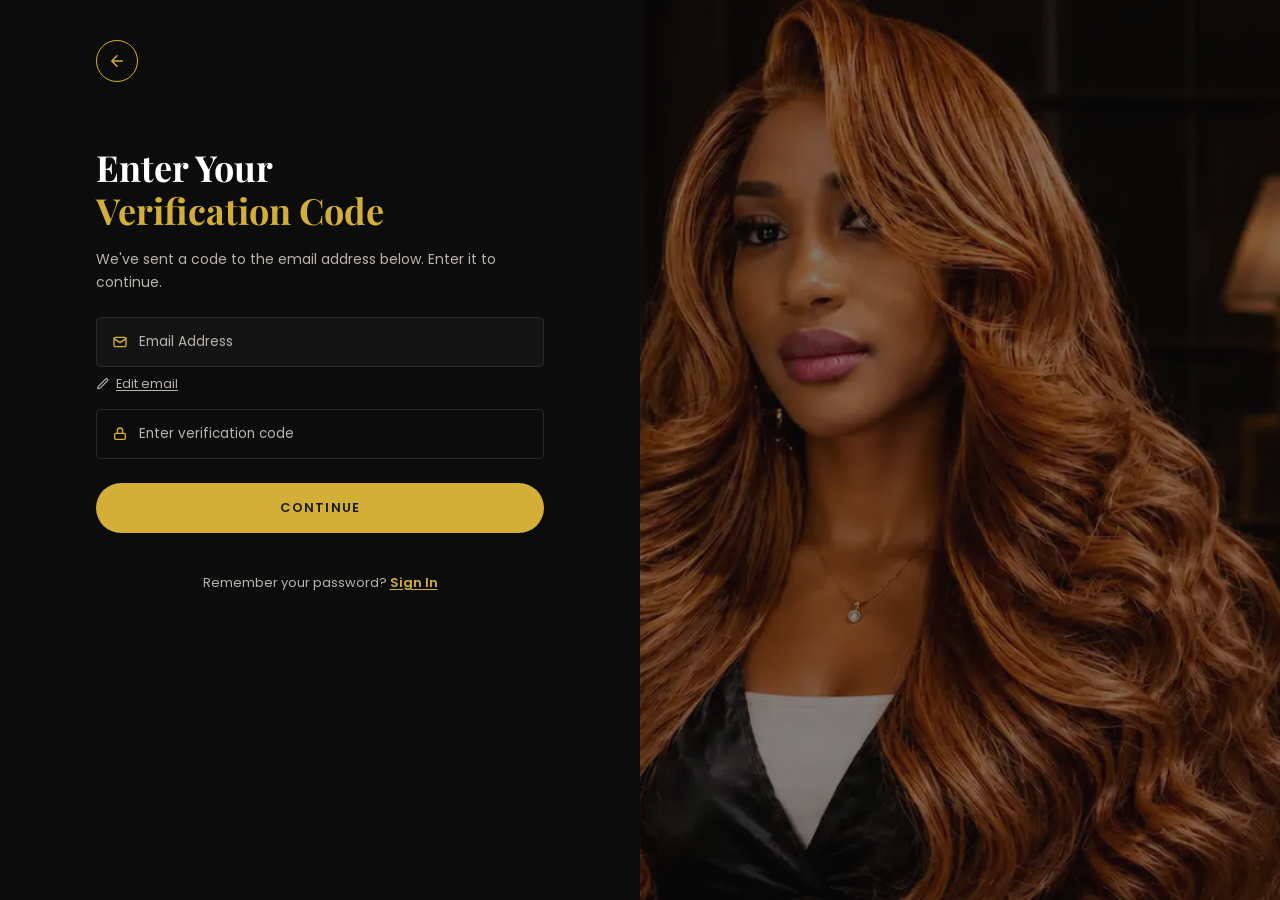
<file: verify-code.html>
<!DOCTYPE html>
<html lang="en">
<head>
  <meta charset="UTF-8" />
  <meta name="viewport" content="width=device-width, initial-scale=1.0" />
  <title>Verify Code | Blegab Luxury Wigs</title>
  <link rel="preconnect" href="https://fonts.googleapis.com">
  <link rel="preconnect" href="https://fonts.gstatic.com" crossorigin>
  <link href="https://fonts.googleapis.com/css2?family=Playfair+Display:wght@600;700&family=Poppins:wght@400;500;600;700&display=swap" rel="stylesheet">
  <link rel="icon" type="image/webp" href="assets/images/farvicon.webp" />
  <link rel="stylesheet" href="assets/css/base.css" />
  <link rel="stylesheet" href="assets/css/auth.css" />
</head>
<body class="auth-body">
  <main class="auth">
    <section class="auth__panel">
      <button type="button" class="auth__back" aria-label="Go back" onclick="window.location.href='forgot-password.html'">
        <svg viewBox="0 0 24 24" fill="none" stroke="currentColor" stroke-width="2" aria-hidden="true">
          <path d="M19 12H5M12 19l-7-7 7-7" stroke-linecap="round" stroke-linejoin="round"/>
        </svg>
      </button>

      <div class="auth__content">
        <h1 class="auth__title">Enter Your<span class="auth__title-accent">Verification Code</span></h1>
        <p class="auth__subtitle">We've sent a code to the email address below. Enter it to continue.</p>

        <form class="auth__form" id="verify-code-form" novalidate>
          <p class="auth__error" data-auth-error role="alert"></p>

          <div class="auth__field">
            <svg class="auth__field-icon" viewBox="0 0 24 24" fill="none" stroke="currentColor" stroke-width="2" aria-hidden="true">
              <rect x="3" y="5" width="18" height="14" rx="2"/>
              <path d="M3 7l9 6 9-6" stroke-linecap="round" stroke-linejoin="round"/>
            </svg>
            <input type="email" id="verify-email" placeholder="Email Address" disabled />
          </div>

          <button type="button" class="auth__edit-email" data-edit-email>
            <svg viewBox="0 0 24 24" fill="none" stroke="currentColor" stroke-width="2" aria-hidden="true">
              <path d="M16.5 3.5a2.1 2.1 0 0 1 3 3L7 19l-4 1 1-4z" stroke-linecap="round" stroke-linejoin="round"/>
            </svg>
            Edit email
          </button>

          <div class="auth__field">
            <svg class="auth__field-icon" viewBox="0 0 24 24" fill="none" stroke="currentColor" stroke-width="2" aria-hidden="true">
              <rect x="4" y="11" width="16" height="9" rx="2"/>
              <path d="M8 11V7a4 4 0 0 1 8 0v4" stroke-linecap="round"/>
            </svg>
            <input type="text" id="verify-code" placeholder="Enter verification code" inputmode="numeric" autocomplete="one-time-code" required />
          </div>

          <button type="submit" class="btn btn-primary auth__submit" data-verify-submit>
            <span class="auth__submit-text">Continue</span>
            <span class="auth__spinner" data-verify-spinner hidden aria-hidden="true"></span>
          </button>
        </form>

        <p class="auth__switch">Remember your password? <a href="login.html">Sign In</a></p>
      </div>
    </section>

    <aside class="auth__media" role="img" aria-label="Woman wearing a Blegab luxury body wave wig"></aside>
  </main>

  <script src="assets/js/main.js"></script>
  <script src="assets/js/auth.js"></script>
</body>
</html>
</file>
<file: assets/css/base.css>
/* =========================================================
   BLEGAB LUXURY WIGS — BASE STYLESHEET
   Design tokens, reset, and shared utilities.
   Every page should load base.css first, then the
   stylesheet(s) for the section(s) it needs.
   ========================================================= */

/* -----------------------------
   Design tokens
   ----------------------------- */
:root {
  /* Brand colors */
  --color-bg-dark: #0c0c0c;          /* main dark background */
  --color-bg-dark-alt: #161513;      /* slightly lighter panel on dark bg */
  --color-bg-light: #f6f1e9;         /* cream section background */
  --color-gold: #D4AF37;             /* primary brand accent — metallic gold */
  --color-gold-light: #E8C864;       /* hover / highlight gold */
  --color-gold-dark: #B8941F;        /* pressed / border gold */
  --color-announcement-bg: #E7AF7A;  /* top announcement bar */
  --color-white: #ffffff;
  --color-off-white: #f2efe9;
  --color-text-muted: #b9b4ab;       /* secondary text on dark bg */
  --color-text-muted-light: #6b6660; /* secondary text on light bg */
  --color-border-dark: #2b2a27;      /* hairline borders on dark bg */
  --color-border-light: #e2dbcc;     /* hairline borders on light bg */
  --color-btn-gold: #D4AF37;          /* primary button background */
  --color-btn-gold-hover: #E8C864;    /* primary button hover background */

  /* Typography */
  --font-display: 'Playfair Display', Georgia, serif;
  --font-body: 'Poppins', 'Segoe UI', Arial, sans-serif;

  /* Spacing scale */
  --space-xs: 8px;
  --space-sm: 16px;
  --space-md: 24px;
  --space-lg: 40px;
  --space-xl: 64px;
  --space-2xl: 96px;

  /* Layout */
  --page-max-width: 1360px;
  --page-gutter: 20px;
  --header-height: 84px;
  --announcement-height: 40px;

  /* Motion */
  --transition-fast: 0.18s ease;
  --transition-base: 0.3s ease;

  /* Radius */
  --radius-pill: 999px;
  --radius-sm: 4px;
  --radius-md: 10px;
}

@media (min-width: 768px) {
  :root {
    --page-gutter: 32px;
  }
}

@media (min-width: 1200px) {
  :root {
    --page-gutter: 48px;
  }
}

@media (min-width: 1024px) {
  :root { --header-height: 96px; }
}
@media (max-width: 767.98px) {
  :root { --header-height: 76px; }
}


/* -----------------------------
   Reset
   ----------------------------- */
*,
*::before,
*::after {
  box-sizing: border-box;
  margin: 0;
  padding: 0;
}

* {
  -webkit-tap-highlight-color: transparent;
}

html {
  scroll-behavior: smooth;
}

body {
  font-family: var(--font-body);
  font-size: 16px;
  line-height: 1.6;
  color: var(--color-white);
  background-color: var(--color-bg-dark);
  -webkit-font-smoothing: antialiased;
  -moz-osx-font-smoothing: grayscale;
  padding-top: calc(var(--header-height) + var(--announcement-height));
}

body.announcement-dismissed {
  padding-top: var(--header-height);
}

img {
  max-width: 100%;
  display: block;
}

/* Make the native `hidden` attribute always win over other display
   rules, no matter how specific they are (e.g. .account-dropdown__item
   { display: flex } would otherwise cancel out `hidden`). */
[hidden] {
  display: none !important;
}

a {
  color: inherit;
  text-decoration: none;
}

button {
  font-family: inherit;
  cursor: pointer;
  border: none;
  background: none;
  color: inherit;
}

ul,
ol {
  list-style: none;
}

input,
button {
  font-size: inherit;
}

svg {
  display: block;
}

/* Respect reduced motion preference */
@media (prefers-reduced-motion: reduce) {
  html {
    scroll-behavior: auto;
  }
  *,
  *::before,
  *::after {
    animation-duration: 0.01ms !important;
    animation-iteration-count: 1 !important;
    transition-duration: 0.01ms !important;
  }
}

/* -----------------------------
   Layout utilities
   ----------------------------- */
.container {
  width: 100%;
  max-width: var(--page-max-width);
  margin-inline: auto;
  padding-inline: var(--page-gutter);
}

.visually-hidden {
  position: absolute;
  width: 1px;
  height: 1px;
  overflow: hidden;
  clip: rect(0 0 0 0);
  white-space: nowrap;
}

/* -----------------------------
   Shared typography
   ----------------------------- */
.eyebrow-text {
  font-family: var(--font-body);
  font-size: 13px;
  font-weight: 600;
  letter-spacing: 0.14em;
  text-transform: uppercase;
  color: var(--color-gold);
}

/* -----------------------------
   Shared buttons
   ----------------------------- */
.btn {
  display: inline-flex;
  align-items: center;
  justify-content: center;
  gap: var(--space-xs);
  padding: 15px 32px;
  border-radius: var(--radius-pill);
  font-family: var(--font-body);
  font-size: 13px;
  font-weight: 600;
  letter-spacing: 0.08em;
  text-transform: uppercase;
  white-space: nowrap;
  transition: background-color var(--transition-fast), color var(--transition-fast), transform var(--transition-fast);
}

.btn:active {
  transform: translateY(1px);
}

.btn-primary {
  background-color: var(--color-btn-gold);
  color: #1a1a1a;
}

.btn-primary:hover {
  background-color: var(--color-btn-gold-hover);
}

.btn-outline {
  background-color: transparent;
  border: 1px solid var(--color-border-dark);
  color: var(--color-white);
}

.btn-outline:hover {
  border-color: var(--color-gold);
  color: var(--color-gold);
}

/* Icon wrapper holds both icons stacked on top of each other */
.btn-icon-wrap {
  position: relative;
  display: flex;
  align-items: center;
  width: 16px;
  height: 16px;
  flex-shrink: 0;
  transition: width var(--transition-base);
}

.btn-icon {
  position: absolute;
  inset: 0;
  width: 16px;
  height: 16px;
}

/* Default state: bag icon visible, arrow hidden/squashed */
.btn-icon--bag {
  opacity: 1;
  transform: scale(1);
  transition: opacity var(--transition-fast), transform var(--transition-fast);
}

.btn-icon--arrow {
  opacity: 0;
  transform: scaleX(0.4) translateX(-4px);
  transform-origin: left center;
  transition: opacity var(--transition-fast), transform var(--transition-base);
}

.btn-text {
  transition: transform var(--transition-base);
}

/* Hover effect: only on devices with real hover + a precise pointer (mouse/trackpad).
   Touch devices (mobile/most tablets) never trigger this — they stay static. */
@media (hover: hover) and (pointer: fine) {
  .btn-primary:hover .btn-icon-wrap {
    width: 26px;
  }

  .btn-primary:hover .btn-icon--bag {
    opacity: 0;
    transform: scale(0.6);
  }

  .btn-primary:hover .btn-icon--arrow {
    opacity: 1;
    transform: scaleX(1) translateX(0);
  }

  .btn-primary:hover .btn-text {
    transform: translateX(4px);
  }
}

/* Visible keyboard focus for accessibility */
a:focus-visible,
button:focus-visible,
input:focus-visible {
  outline: 2px solid var(--color-gold);
  outline-offset: 2px;
}
</file>
<file: assets/css/header.css>
/* =========================================================
   HEADER — announcement bar, main header, primary navigation
   ========================================================= */

.site-header {
  position: fixed;
  top: 0;
  left: 0;
  width: 100%;
  z-index: 100;
  background-color: var(--color-bg-dark);
  transition: background-color var(--transition-base), backdrop-filter var(--transition-base);
}

@media (max-width: 767.98px) {
  .site-header.is-scrolled {
    background-color: var(--color-bg-dark);
    backdrop-filter: none;
    -webkit-backdrop-filter: none;
  }
}

/* -----------------------------
   Announcement bar
   ----------------------------- */
.announcement-bar {
  position: relative;
  display: flex;
  align-items: center;
  gap: var(--space-sm);
  min-height: var(--announcement-height);
  padding-block: 8px;
  padding-right: var(--page-gutter);
  background-color: var(--color-announcement-bg);
  overflow: hidden;
}

.announcement-bar__marquee {
  flex: 1 1 auto;
  min-width: 0;
  overflow: hidden;
}

.announcement-bar__track {
  display: flex;
  width: max-content;
  animation: marquee-scroll 20s linear infinite;
}

.announcement-bar__group {
  display: flex;
  align-items: center;
  flex-shrink: 0;
}

.announcement-bar__item {
  display: inline-flex;
  align-items: center;
  flex-shrink: 0;
  padding-inline: var(--space-lg);
  font-size: 12px;
  font-weight: 600;
  letter-spacing: 0.06em;
  text-transform: uppercase;
  white-space: nowrap;
  color: #2b2318;
}

.announcement-bar__dot {
  width: 4px;
  height: 4px;
  flex-shrink: 0;
  border-radius: 50%;
  background-color: #2b2318;
  opacity: 0.6;
}

.announcement-bar__icon {
  width: 14px;
  height: 14px;
  margin-right: var(--space-xs);
  flex-shrink: 0;
}

.announcement-bar__close {
  flex-shrink: 0;
  width: 16px;
  height: 16px;
  color: #2b2318;
  opacity: 0.75;
}

.announcement-bar__close:hover {
  opacity: 1;
}

@keyframes marquee-scroll {
  from {
    transform: translateX(0);
  }
  to {
    transform: translateX(-50%);
  }
}

/* -----------------------------
   Main header row
   ----------------------------- */
.main-header {
  border-bottom: 1px solid var(--color-border-dark);
}

.main-header__inner {
  display: flex;
  align-items: center;
  justify-content: space-between;
  gap: var(--space-sm);
  min-height: var(--header-height);
  padding-block: var(--space-sm);
  position: relative;
}

/* Logo */
.site-logo {
  display: flex;
  align-items: center;
  gap: var(--space-xs);
  flex-shrink: 0;
}

.site-logo__image {
  height: 50px;
  width: auto;
}

@media (min-width: 768px) {
  .site-logo__image {
  height: 70px;
  width: auto;
  }
}

.site-logo__mark {
  display: flex;
  align-items: center;
  justify-content: center;
  width: 38px;
  height: 38px;
  border: 1px solid var(--color-gold);
  font-family: var(--font-display);
  font-size: 20px;
  color: var(--color-gold);
}

.site-logo__text {
  display: flex;
  flex-direction: column;
  line-height: 1.1;
}

.site-logo__name {
  font-family: var(--font-display);
  font-size: 19px;
  font-weight: 700;
  letter-spacing: 0.08em;
  color: var(--color-white);
}

.site-logo__tagline {
  font-size: 9px;
  font-weight: 500;
  letter-spacing: 0.22em;
  text-transform: uppercase;
  color: var(--color-gold);
}

/* Search bar (tablet/desktop only — mobile uses the expanding search) */
.header-search {
  display: none;
  position: relative;
  order: 2;
}

.header-search__field {
  display: flex;
  align-items: center;
  width: 100%;
  max-width: 420px;
  padding: 10px 16px;
  border: 1px solid var(--color-border-dark);
  border-radius: var(--radius-pill);
  background-color: var(--color-bg-dark-alt);
}

.header-search__input {
  flex: 1;
  border: none;
  background: none;
  color: var(--color-white);
  font-size: 13px;
}

.header-search__input::placeholder {
  color: var(--color-text-muted);
}

.header-search__input:focus-visible {
  outline: none;
}

.header-search__input::-webkit-search-cancel-button {
  -webkit-appearance: none;
  appearance: none;
}

.header-search__submit {
  width: 16px;
  height: 16px;
  color: var(--color-text-muted);
  flex-shrink: 0;
}

.header-search__submit:hover {
  color: var(--color-gold);
}


/* Account dropdown */
.account-menu {
  position: relative;
}

.account-dropdown {
  position: absolute;
  top: calc(100% + 12px);
  left: 50%;
  transform: translateX(-50%) translateY(-4px);
  min-width: 170px;
  padding: 8px;
  display: flex;
  flex-direction: column;
  gap: 2px;
  background-color: var(--color-bg-dark-alt);
  border: 1px solid var(--color-border-dark);
  border-radius: var(--radius-sm);
  opacity: 0;
  visibility: hidden;
  transition: opacity var(--transition-fast), transform var(--transition-fast), visibility var(--transition-fast);
  z-index: 30;
}

.account-dropdown.is-open {
  opacity: 1;
  visibility: visible;
  transform: translateX(-50%) translateY(0);
}

.account-dropdown__item {
  display: flex;
  align-items: center;
  gap: 10px;
  padding: 10px 12px;
  border-radius: var(--radius-sm);
  font-size: 13px;
  font-weight: 500;
  color: var(--color-white);
  transition: background-color var(--transition-fast), color var(--transition-fast);
}

.account-dropdown__item:hover {
  background-color: var(--color-bg-dark);
  color: var(--color-gold);
}

.account-dropdown__icon {
  width: 16px;
  height: 16px;
  flex-shrink: 0;
}

.account-dropdown__item--logout {
  color: #e57373;
  background-color: rgba(229, 115, 115, 0.12);
}

.account-dropdown__item--logout:hover {
  background-color: rgba(229, 115, 115, 0.22);
  color: #ff8a80;
}

/* Account icon — outline while signed out, filled once signed in */
.account-menu__icon--filled,
.nav-link__icon--filled {
  display: none;
}

.site-header.is-signed-in .account-menu__icon--outline,
.site-header.is-signed-in .nav-link__icon--outline {
  display: none;
}

.site-header.is-signed-in .account-menu__icon--filled,
.site-header.is-signed-in .nav-link__icon--filled {
  display: block;
}

/* Signed-in greeting text in both dropdown styles */
.account-dropdown__greeting,
.nav-dropdown__greeting {
  padding: 10px 12px;
  font-size: 13px;
  font-weight: 600;
  color: var(--color-white);
}


/* Cart menu trigger — hover gold */
.cart-menu__trigger:hover .header-action__icon,
.cart-menu__trigger:hover .header-action__label {
  color: var(--color-gold);
}

/* Cart drawer — slides in from the right, same mechanism as .primary-nav */
.cart-drawer {
  position: fixed;
  inset: 0 0 0 auto;
  width: min(360px, 100%);
  height: 100dvh;
  background-color: var(--color-bg-dark);
  border-left: 1px solid var(--color-border-dark);
  transform: translateX(100%);
  transition: transform var(--transition-base);
  overflow-y: hidden;
  z-index: 200;
  display: flex;
  flex-direction: column;
}

.cart-drawer.is-open {
  transform: translateX(0);
}

.cart-drawer__header {
  flex-shrink: 0;
  display: flex;
  align-items: center;
  justify-content: space-between;
  padding-top: var(--cart-drawer-offset, 80px);
  padding-right: var(--page-gutter);
  padding-bottom: var(--space-sm);
  padding-left: var(--page-gutter);
  border-bottom: 1px solid var(--color-border-dark);
}

body.announcement-dismissed .cart-drawer__header {
  --cart-drawer-offset: 30px;
}

.cart-drawer__title {
  font-size: 14px;
  font-weight: 600;
  letter-spacing: 0.1em;
  text-transform: uppercase;
  color: var(--color-white);
}

.cart-drawer__close {
  width: 22px;
  height: 22px;
  color: var(--color-white);
}

.cart-drawer__body {
  flex: 1;
  min-height: 0;
  padding: 20px;
  overflow-y: auto;
  scrollbar-width: thin;
  scrollbar-color: var(--color-gold) var(--color-bg-dark);
}

.cart-drawer__body {
  scrollbar-width: thin;
  scrollbar-color: var(--color-gold) var(--color-bg-dark);
}

.cart-drawer__body::-webkit-scrollbar {
  width: 6px;
}

.cart-drawer__body::-webkit-scrollbar-track {
  background: var(--color-bg-dark);
}

.cart-drawer__body::-webkit-scrollbar-thumb {
  background-color: var(--color-gold);
  border-radius: var(--radius-pill);
}

.cart-drawer__body::-webkit-scrollbar-thumb:hover {
  background-color: var(--color-gold-light);
}

.cart-drawer__empty {
  font-size: 14px;
  color: var(--color-text-muted);
  text-align: center;
  padding-block: 40px;
}

.cart-drawer__item {
  display: flex;
  align-items: center;
  justify-content: space-between;
  gap: 12px;
  padding: var(--space-sm);
  margin-bottom: var(--space-sm);
  border: 1px solid var(--color-border-dark);
  border-radius: var(--radius-md);
  background-color: var(--color-bg-dark-alt);
}

.cart-drawer__item-info {
  display: flex;
  flex-direction: column;
  gap: 4px;
}

.cart-drawer__item-name {
  font-size: 14px;
  color: var(--color-white);
}

.cart-drawer__item-price {
  font-size: 13px;
  color: var(--color-gold);
}

.cart-drawer__footer {
  flex-shrink: 0;
  padding: 20px;
  border-top: 1px solid var(--color-border-dark);
}

.cart-drawer__cta {
  width: 100%;
  padding: 14px 20px;
}

.cart-drawer__item-image {
  width: 60px;
  height: 60px;
  object-fit: cover;
  border-radius: var(--radius-sm);
  flex-shrink: 0;
}

/* Overlay — reuse the same look as the nav overlay */
.cart-overlay {
  position: fixed;
  inset: 0;
  background-color: rgba(0, 0, 0, 0.55);
  opacity: 0;
  visibility: hidden;
  transition: opacity var(--transition-base);
  z-index: 150;
}


.cart-drawer__item-qty {
  display: flex;
  align-items: center;
  gap: 10px;
  margin-top: 4px;
}

.cart-drawer__reset-btn {
  display: flex;
  align-items: center;
  justify-content: center;
  width: 22px;
  height: 22px;
  border-radius: 50%;
  border: 1px solid var(--color-gold);
  background-color: var(--color-gold);
  color: #1a1a1a;
  transition: background-color var(--transition-fast), color var(--transition-fast);
}

.cart-drawer__reset-btn:hover {
  background-color: transparent;
  color: var(--color-gold);
}

.cart-drawer__reset-btn svg {
  width: 12px;
  height: 12px;
}

.cart-drawer__item-actions {
  flex-shrink: 0;
  display: flex;
  flex-direction: column;
  align-items: center;
  gap: 25px;
}

.cart-drawer__item-delete {
  display: flex;
  align-items: center;
  justify-content: center;
  width: 30px;
  height: 30px;
  border-radius: 50%;
  border: 1px solid var(--color-gold);
  background-color: var(--color-bg-dark);
  color: var(--color-gold);
  transition: background-color var(--transition-fast), color var(--transition-fast);
}

.cart-drawer__item-delete:hover {
  background-color: var(--color-gold);
  color: #1a1a1a;
}

.cart-drawer__item-delete svg {
  width: 15px;
  height: 15px;
  transition: transform 0.4s ease;
}

.cart-drawer__item-delete:hover svg {
  transform: rotate(90deg);
}

.cart-drawer__item-add {
  display: flex;
  align-items: center;
  gap: 6px;
  padding: 7px 14px;
  border-radius: var(--radius-pill);
  border: 1px solid var(--color-gold);
  background-color: var(--color-gold);
  color: #1a1a1a;
  font-size: 11px;
  font-weight: 600;
  letter-spacing: 0.05em;
  text-transform: uppercase;
  transition: background-color var(--transition-fast), color var(--transition-fast);
}

.cart-drawer__item-add:hover {
  background-color: var(--color-bg-dark);
  color: var(--color-gold);
}

.cart-drawer__item-add-text {
  white-space: nowrap;
}

@media (hover: hover) and (pointer: fine) {
  .cart-drawer__item-add:hover .btn-icon-wrap {
    width: 22px;
  }

  .cart-drawer__item-add:hover .btn-icon--bag {
    opacity: 0;
    transform: scale(0.6);
  }

  .cart-drawer__item-add:hover .btn-icon--arrow {
    opacity: 1;
    transform: scaleX(1) translateX(0);
  }
}

.cart-drawer__qty-btn {
  display: flex;
  align-items: center;
  justify-content: center;
  width: 22px;
  height: 22px;
  border-radius: 50%;
  border: 1px solid var(--color-border-dark);
  color: var(--color-white);
  font-size: 13px;
  transition: border-color var(--transition-fast), color var(--transition-fast);
}

.cart-drawer__qty-btn:hover {
  border-color: var(--color-gold);
  color: var(--color-gold);
}

.cart-drawer__qty-value {
  min-width: 16px;
  text-align: center;
  font-size: 13px;
  color: var(--color-white);
}



.cart-overlay.is-visible {
  opacity: 1;
  visibility: visible;
}


/* Expanding mobile search */
.search-expand {
  position: absolute;
  top: 0;
  bottom: 0;
  right: calc(var(--page-gutter) + 76px);
  left: auto;
  display: flex;
  align-items: center;
  justify-content: flex-end;
  z-index: 10;
  pointer-events: none;
  transition: left var(--transition-base);
}

.search-expand.is-open {
  left: var(--page-gutter);
  pointer-events: auto;
  background-color: var(--color-bg-dark);
}

.search-expand__field {
  position: relative;
  width: 0;
  overflow: hidden;
  opacity: 0;
  transition: width var(--transition-base), opacity var(--transition-fast);
}

.search-expand.is-open .search-expand__field {
  width: 100%;
  opacity: 1;
  margin-right: var(--space-sm);
  overflow: visible;
}

.search-expand__input {
  width: 100%;
  padding: 8px 14px;
  border: 1px solid var(--color-border-dark);
  border-radius: var(--radius-pill);
  background-color: var(--color-bg-dark-alt);
  color: var(--color-white);
  font-size: 13px;
}

.search-expand__input::placeholder {
  color: var(--color-text-muted);
}

.search-expand__input:focus-visible {
  outline: none;
}

.search-expand__input::-webkit-search-cancel-button {
  -webkit-appearance: none;
  appearance: none;
}

.search-expand__icon {
  display: flex;
  align-items: center;
  justify-content: center;
  width: 20px;
  height: 20px;
  flex-shrink: 0;
  color: var(--color-white);
  pointer-events: auto;
  transition: color var(--transition-fast);
}

.search-expand__icon:hover {
  color: var(--color-gold);
}

.search-expand__icon:hover .header-action__icon {
  color: var(--color-gold);
}

@media (min-width: 768px) {
  .search-expand {
    display: none;
  }
}

@media (max-width: 400px) {
  .search-expand {
    right: calc(var(--page-gutter) + 60px);
  }

}


@media (max-width: 350px) {
  .search-expand {
    right: calc(var(--page-gutter) + 45px);
  }

}

/* Search results dropdown (shared look for desktop + mobile) */
.search-results {
  position: absolute;
  top: calc(100% + 8px);
  left: 0;
  right: 0;
  background-color: var(--color-bg-dark-alt);
  border: 1px solid var(--color-border-dark);
  border-radius: var(--radius-sm);
  padding: 6px;
  max-height: 260px;
  overflow-y: auto;
  z-index: 20;
}

/* Themed scrollbar for the search results dropdown */
.search-results {
  scrollbar-width: thin;
  scrollbar-color: var(--color-gold) var(--color-bg-dark-alt);
}

.search-results::-webkit-scrollbar {
  width: 6px;
}

.search-results::-webkit-scrollbar-track {
  background: var(--color-bg-dark-alt);
}

.search-results::-webkit-scrollbar-thumb {
  background-color: var(--color-gold);
  border-radius: var(--radius-pill);
}

.search-results::-webkit-scrollbar-thumb:hover {
  background-color: var(--color-gold-light);
}

.search-results__item {
  display: block;
  padding: 10px 12px;
  font-size: 13px;
  color: var(--color-white);
  border-radius: var(--radius-sm);
  transition: background-color var(--transition-fast), color var(--transition-fast);
}

.search-results__item:hover {
  background-color: var(--color-bg-dark);
  color: var(--color-gold);
}

.search-results__empty {
  padding: 10px 12px;
  font-size: 13px;
  color: var(--color-text-muted);
}

/* Header actions (account / cart / search-icon / menu-toggle) */
.header-actions {
  display: flex;
  align-items: center;
  gap: var(--space-md);
  flex-shrink: 0;
  order: 3;
}

.header-action {
  display: flex;
  flex-direction: column;
  align-items: center;
  gap: 4px;
  position: relative;
}

.header-action__icon {
  width: 20px;
  height: 20px;
  color: var(--color-white);
  transition: color var(--transition-fast);
}

.header-action:hover .header-action__icon,
.header-action:hover .header-action__label {
  color: var(--color-gold);
}

.header-action__label {
  display: none;
  font-size: 11px;
  font-weight: 500;
  letter-spacing: 0.03em;
  color: var(--color-white);
}

.header-action__count {
  position: absolute;
  top: -6px;
  right: -8px;
  display: flex;
  align-items: center;
  justify-content: center;
  min-width: 16px;
  height: 16px;
  padding-inline: 3px;
  border-radius: var(--radius-pill);
  background-color: var(--color-gold);
  color: #1a1a1a;
  font-size: 10px;
  font-weight: 700;
}

/* Mobile menu toggle (hamburger) */
.menu-toggle {
  display: flex;
  flex-direction: column;
  justify-content: center;
  gap: 5px;
  width: 22px;
  height: 16px;
  order: 4;
  margin-left: var(--space-md);
}

.menu-toggle__bar {
  display: block;
  width: 100%;
  height: 2px;
  background-color: var(--color-white);
  transition: transform var(--transition-fast), opacity var(--transition-fast);
}

.menu-toggle[aria-expanded="true"] .menu-toggle__bar:nth-child(1) {
  transform: translateY(7px) rotate(45deg);
}

.menu-toggle[aria-expanded="true"] .menu-toggle__bar:nth-child(2) {
  opacity: 0;
}

.menu-toggle[aria-expanded="true"] .menu-toggle__bar:nth-child(3) {
  transform: translateY(-7px) rotate(-45deg);
}


@media (min-width: 1024px) {
  .cart-menu__trigger {
    margin-left: 50px;
  }
}


@media (max-width: 767.98px) {
  .cart-menu__trigger {
    margin-left: 15px;
  }
}




@media (max-width: 400px) {
  .cart-menu__trigger {
    margin-left: 15px;
  }
}


@media (max-width: 767.98px) {
  .account-menu__trigger {
    margin-left: 100px;
  }
}


@media (max-width: 400px) {
  .account-menu__trigger {
    margin-left: 80px;
  }
}


@media (max-width: 350px) {
  .account-menu__trigger {
    margin-left: 50px;
  }
}


/* -----------------------------
   Primary navigation
   ----------------------------- */
.primary-nav {
  position: fixed;
  inset: 0 0 0 auto;
  width: min(320px, 84%);
  height: 100dvh;
  background-color: var(--color-bg-dark);
  border-left: 1px solid var(--color-border-dark);
  transform: translateX(100%);
  transition: transform var(--transition-base);
  overflow: hidden;
  z-index: 1000;
  display: flex;
  flex-direction: column;
}

.primary-nav.is-dragging {
  transition: none !important;
  overflow: hidden !important;
  touch-action: pan-y !important;
}

.primary-nav.is-open {
  transform: translateX(0);
}

.primary-nav__header {
  display: flex;
  align-items: center;
  justify-content: space-between;
  flex-shrink: 0;
  padding-top: var(--primary-nav-offset, 80px);
  padding-right: var(--page-gutter);
  padding-bottom: var(--space-sm);
  padding-left: var(--page-gutter);
  border-bottom: 1px solid var(--color-border-dark);
  background-color: var(--color-bg-dark);
}

body.announcement-dismissed .primary-nav__header {
  --primary-nav-offset: 30px;
}

.primary-nav__title {
  font-size: 12px;
  font-weight: 600;
  letter-spacing: 0.12em;
  text-transform: uppercase;
  color: var(--color-text-muted);
}

.primary-nav__close {
  width: 24px;
  height: 24px;
  color: var(--color-white);
}

.nav-list {
  display: flex;
  flex-direction: column;
  padding: var(--space-sm) var(--page-gutter) var(--space-2xl);
  overflow-y: auto;
  flex: 1;
  min-height: 0;
  background-color: var(--color-bg-dark);
}

.nav-item {
  border-bottom: 1px solid var(--color-border-dark);
}

.nav-link {
  display: flex;
  align-items: center;
  justify-content: space-between;
  padding: 16px 0;
  font-size: 14px;
  font-weight: 500;
  letter-spacing: 0.04em;
  text-transform: uppercase;
  color: var(--color-white);
  transition: color var(--transition-fast);
}

.nav-link:hover,
.nav-item.is-active .nav-link {
  color: var(--color-gold);
}

.nav-link__caret {
  width: 10px;
  height: 10px;
  color: var(--color-text-muted);
  transition: transform var(--transition-fast);
  flex-shrink: 0;
}

.nav-item.has-dropdown.is-open .nav-link__caret {
  transform: rotate(180deg);
}

/* Dropdown panel — mobile/tablet default: simple stacked accordion, no absolute positioning */
.nav-dropdown {
  display: none;
  flex-direction: column;
  gap: 4px;
  padding-top: 6px;
  padding-bottom: var(--space-md);
}

.nav-item.has-dropdown.is-open .nav-dropdown {
  display: flex;
}

.nav-dropdown__link {
  display: block;
  width: 100%;
  padding: 12px 0 12px var(--space-sm);
  font-size: 13px;
  color: var(--color-text-muted);
  transition: color var(--transition-fast);
}

.nav-dropdown__link:hover {
  color: var(--color-gold);
}

.nav-dropdown--account .nav-dropdown__link {
  display: flex;
  align-items: center;
  gap: 10px;
  padding-inline: var(--space-sm);
  border-radius: var(--radius-sm);
}

.nav-dropdown--account li + li {
  margin-top: 6px;
}

.nav-dropdown__link-icon {
  width: 16px;
  height: 16px;
  flex-shrink: 0;
}

.nav-dropdown--account .nav-dropdown__link--login,
.nav-dropdown--account .nav-dropdown__link--signup {
  background-color: var(--color-bg-dark-alt);
}

.nav-dropdown--account .nav-dropdown__link--logout {
  background-color: rgba(229, 115, 115, 0.12);
  color: #e57373;
}

.nav-dropdown--account .nav-dropdown__link--logout:hover {
  background-color: rgba(229, 115, 115, 0.22);
  color: #ff8a80;
}

/* Overlay behind the mobile nav drawer */
.nav-overlay {
  position: fixed;
  inset: 0;
  background-color: rgba(0, 0, 0, 0.55);
  opacity: 0;
  visibility: hidden;
  transition: opacity var(--transition-base);
  z-index: 990;
}

.nav-overlay.is-visible {
  opacity: 1;
  visibility: visible;
}

/* -----------------------------
   Tablet (≥768px)
   ----------------------------- */
@media (min-width: 768px) {
  .header-search {
    display: flex;
    flex: 1;
    justify-content: center;
  }

  .header-action__label {
    display: block;
  }
}

/* -----------------------------
   Desktop (≥1024px)
   ----------------------------- */
@media (min-width: 1024px) {
  .menu-toggle {
    display: none;
  }


  .site-header.is-scrolled {
    background-color: rgba(12, 12, 12, 0.95);
  }

  /* Nav becomes a static horizontal bar under the header */
  .primary-nav {
    position: static;
    width: auto;
    height: auto;
    transform: none;
    background: none;
    border-left: none;
    overflow: visible;
    z-index: auto;
  }

  .primary-nav__header {
    display: none;
  }

  

  .nav-list {
    flex-direction: row;
    justify-content: center;
    align-items: center;
    gap: var(--space-lg);
    padding-top: 14px;
    padding-inline: var(--page-gutter);
    padding-bottom: 25px;
    overflow-y: visible;
    flex: none;
    min-height: auto;
  }

  .nav-item {
    border-bottom: none;
    position: relative;
  }

  .nav-link {
    padding: 4px 0;
    font-size: 13px;
    position: relative;
  }

  .nav-item.is-active .nav-link::after {
    content: '';
    position: absolute;
    left: 0;
    bottom: -6px;
    width: 100%;
    height: 2px;
    background-color: var(--color-gold);
  }

  .nav-overlay {
    display: none;
  }

  /* Dropdown becomes a floating panel, centered under its own tab.
     top/padding-top/margin-top together close the hover "dead zone"
     between the tab and the panel, while still LOOKING like a 14px gap. */
  .nav-dropdown {
    display: flex;
    flex-direction: column;
    position: absolute;
    top: 100%;
    left: 50%;
    transform: translateX(-50%);
    min-width: 10px;
    padding: 10px;
    padding-top: calc(var(--space-sm) + 5px);
    margin-top: -14px;
    background-color: var(--color-bg-dark-alt);
    border: 1px solid var(--color-border-dark);
    border-radius: var(--radius-sm);
    opacity: 0;
    visibility: hidden;
    transition: opacity var(--transition-fast);
    margin-top: 2px;
  }

  .nav-item.has-dropdown:hover .nav-dropdown,
  .nav-item.has-dropdown:focus-within .nav-dropdown {
    opacity: 1;
    visibility: visible;
  }

  .nav-dropdown__link {
    padding: 8px;
    white-space: nowrap;
  }

  .nav-link__caret {
    width: 9px;
    height: 9px;
  }
}


/* Account: lives in the side-panel nav on mobile/tablet, in the header row on desktop */
@media (max-width: 1023.98px) {
  .account-menu {
    display: none;
  }
}

@media (min-width: 1024px) {
  .nav-item--account {
    display: none;
  }
}

.nav-link__label-group {
  display: flex;
  align-items: center;
  gap: 10px;
}

.nav-link__icon {
  width: 16px;
  height: 16px;
  flex-shrink: 0;
  color: var(--color-gold);
}
</file>
<file: assets/css/footer.css>
/* =========================================================
   FOOTER
   ========================================================= */

.site-footer {
  background-color: var(--color-bg-dark);
  border-top: 1px solid var(--color-border-dark);
}

.footer-main {
  padding-block: var(--space-2xl) var(--space-xl);
  display: grid;
  gap: var(--space-lg);
  grid-template-columns: repeat(2, minmax(0, 1fr));
  overflow-x: hidden;
}

/* -----------------------------
   Mobile reorder (<768px):
   Contact column first, then the centered brand block
   (logo + text), then Shop/Help/Account stay side by side.
   footer-links is unwrapped with display:contents so its
   columns become direct grid items of footer-main and can
   be reordered independently of the brand block.
   ----------------------------- */
.footer-links {
  display: contents;
}

.footer-col--contact {
  order: -2;
  grid-column: 1 / -1;
}

.footer-brand {
  order: -1;
  grid-column: 1 / -1;
  display: flex;
  flex-direction: column;
  align-items: center;
  text-align: center;
}

.footer-brand__text {
  margin-inline: auto;
}

.footer-brand__socials {
  justify-content: center;
}

.footer-col {
  min-width: 0;
}

/* Brand column */
.footer-brand__logo {
  display: flex;
  align-items: center;
  gap: var(--space-xs);
}

.footer-brand__logo-image {
  height: 100px;
  width: auto;
}

.footer-brand__text {
  margin-top: var(--space-sm);
  max-width: 320px;
  font-size: 13px;
  line-height: 1.7;
  color: var(--color-text-muted);
}

.footer-brand__socials {
  display: flex;
  align-items: center;
  gap: var(--space-sm);
  margin-top: var(--space-md);
}

.footer-brand__social-link {
  display: flex;
  align-items: center;
  justify-content: center;
  width: 34px;
  height: 34px;
  border-radius: 50%;
  border: 1px solid var(--color-border-dark);
  color: var(--color-white);
  transition: border-color var(--transition-fast), color var(--transition-fast);
}

.footer-brand__social-link:hover {
  border-color: var(--color-gold);
  color: var(--color-gold);
}

.footer-brand__social-icon {
  width: 16px;
  height: 16px;
}

/* Link columns */
.footer-links {
  display: grid;
  grid-template-columns: repeat(2, 1fr);
  gap: var(--space-lg) var(--space-sm);
}

.footer-col {
  min-width: 140px;
}

.footer-col__title {
  font-size: 13px;
  font-weight: 600;
  letter-spacing: 0.1em;
  text-transform: uppercase;
  color: var(--color-white);
}

.footer-col__list {
  display: flex;
  flex-direction: column;
  gap: var(--space-sm);
  margin-top: var(--space-md);
}

.footer-col__link {
  font-size: 13px;
  color: var(--color-text-muted);
  transition: color var(--transition-fast);
}

.footer-col__link:hover {
  color: var(--color-gold);
}

.footer-col__contact-item {
  font-size: 13px;
  color: var(--color-text-muted);
  line-height: 1.6;
}

/* Bottom bar */
.footer-bottom {
  border-top: 1px solid var(--color-border-dark);
  padding-block: var(--space-md);
  display: flex;
  flex-direction: column-reverse;
  align-items: center;
  gap: var(--space-md);
}

.footer-bottom__copyright {
  font-size: 12px;
  color: var(--color-text-muted);
  text-align: center;
}

.footer-bottom__payments {
  display: flex;
  align-items: center;
  gap: 8px;
}

.footer-bottom__payment-icon {
  height: 20px;
  width: auto;
  border-radius: 3px;
}

/* Back-to-top button */
.footer-back-to-top {
  position: fixed;
  right: var(--space-md);
  bottom: var(--space-md);
  display: flex;
  align-items: center;
  justify-content: center;
  width: 42px;
  height: 42px;
  border-radius: 50%;
  background-color: var(--color-gold);
  color: #1a1a1a;
  opacity: 0;
  visibility: hidden;
  transform: translateY(8px);
  transition: opacity var(--transition-fast), transform var(--transition-fast), background-color var(--transition-fast);
  z-index: 90;
}

.footer-back-to-top.is-visible {
  opacity: 1;
  visibility: visible;
  transform: translateY(0);
}

.footer-back-to-top:hover {
  background-color: var(--color-gold-light);
}

.footer-back-to-top__icon {
  width: 18px;
  height: 18px;
}



/* -----------------------------
   Tablet (≥768px)
   ----------------------------- */
@media (min-width: 768px) {
  .footer-main {
    grid-template-columns: 1.2fr 2fr;
    gap: var(--space-xl);
  }

  /* Undo the mobile reorder trick — footer-links becomes a real
     box again and columns return to their normal left-to-right order */
  .footer-links {
    display: grid;
    grid-template-columns: repeat(4, auto);
    justify-content: start;
    gap: var(--space-lg) var(--space-xl);
  }

  .footer-col--contact {
    order: initial;
    grid-column: auto;
  }

  .footer-brand {
    order: initial;
    grid-column: auto;
    align-items: flex-start;
    text-align: left;
  }

  .footer-brand__text {
    margin-inline: 0;
  }

  .footer-brand__socials {
    justify-content: flex-start;
  }

}

/* -----------------------------
   Desktop (≥1024px)
   ----------------------------- */
@media (min-width: 1024px) {
  .footer-main {
    grid-template-columns: 1.4fr 2fr;
  }
}
</file>
<file: assets/css/home.css>
/* =============================================================
   HOME PAGE — all homepage section styles in one file
   (hero, trust bar, collections grid, brand essence)
   Load order: base.css -> header.css -> home.css
   ============================================================= */

/* =========================================================
   HERO SECTION — full-bleed image + flat dark overlay
   ========================================================= */

.hero {
  position: relative;
  min-height: 700px;
  display: flex;
  align-items: center;
  overflow: hidden;
  background-color: var(--color-bg-dark);
}

/* Full-screen photo, fills the entire section, no side panel */
.hero__media {
  position: absolute;
  inset: 0;
  z-index: 1;
}



.hero__image {
  width: 100%;
  height: 100%;
  object-fit: cover;
  object-position: 65% center;
}

/* Single flat dark overlay across the whole image — one number to control darkness */
.hero__scrim {
  position: absolute;
  inset: 0;
  z-index: 2;
  --scrim-opacity: 50;
  background-color: rgba(20, 13, 5, calc(var(--scrim-opacity) / 100));
}

.hero__inner {
  position: relative;
  z-index: 3;
  width: 100%;
}

.hero__content {
  padding-top: 200px;
}

@media (min-width: 768px) {
  .hero__content {
    padding-top: 120px;
  }
}

@media (min-width: 1024px) {
  .hero__content {
    padding-top: 10px;
  }
}

.hero__title {
  font-family: var(--font-display);
  font-size: clamp(30px, 7vw, 40px);
  font-weight: 700;
  line-height: 1.18;
  text-transform: uppercase;
  color: var(--color-white);
}

.hero__title-accent {
  display: block;
  color: var(--color-gold);
}

.hero__subtitle {
  margin-top: var(--space-sm);
  max-width: 360px;
  font-size: 15px;
  line-height: 1.7;
  color: var(--color-text-muted);
}

.hero__cta {
  margin-top: var(--space-md);
}

/* Small inline trust row directly under the button */
.hero__mini-trust {
  display: flex;
  flex-wrap: wrap;
  align-items: center;
  gap: var(--space-md);
  margin-top: var(--space-md);
}

.hero__mini-trust-item {
  display: flex;
  align-items: center;
  gap: 6px;
  font-size: 12px;
  color: var(--color-text-muted);
}

.hero__mini-trust-icon {
  width: 16px;
  height: 16px;
  flex-shrink: 0;
  color: var(--color-gold);
}



/* Hero entrance animation */
.hero__image {
  transform: scale(1.08);
  opacity: 0;
  animation: heroImageIn 6s ease-out forwards;
}

@keyframes heroImageIn {
  to {
    transform: scale(1);
    opacity: 1;
  }
}

.hero__word {
  display: inline-block;
  opacity: 0;
  transform: translateY(40px);
  filter: blur(10px);
  animation: heroWordIn 0.8s cubic-bezier(0.22, 1, 0.36, 1) forwards;
}

.hero__word:nth-child(1) { animation-delay: 0.4s; }
.hero__word:nth-child(2) { animation-delay: 0.8s; }
.hero__word:nth-child(3) { animation-delay: 1.2s; }

@keyframes heroWordIn {
  to {
    opacity: 1;
    transform: translateY(0);
    filter: blur(0);
  }
}

.hero__title {
  position: relative;
  overflow: hidden;
}

.hero__title::after {
  content: '';
  position: absolute;
  top: 0;
  left: -150%;
  width: 60%;
  height: 100%;
  background: linear-gradient(
    100deg,
    transparent,
    rgba(212, 175, 55, 0.35),
    transparent
  );
  animation: heroShimmer 1.2s ease-out 2s forwards;
}

@keyframes heroShimmer {
  to { left: 150%; }
}

.hero__subtitle {
  opacity: 0;
  transform: translateY(20px);
  animation: heroFadeUp 0.7s ease-out 1.7s forwards;
}

.hero__cta {
  opacity: 0;
  transform: translateY(25px);
  animation: heroFadeUp 0.8s ease-out 2s forwards;
}

@keyframes heroFadeUp {
  to {
    opacity: 1;
    transform: translateY(0);
  }
}

@media (prefers-reduced-motion: reduce) {
  .hero__image,
  .hero__word,
  .hero__subtitle,
  .hero__cta,
  .hero__title::after {
    animation: none !important;
    opacity: 1 !important;
    transform: none !important;
    filter: none !important;
  }
}



/* -----------------------------
   Tablet (≥768px)
   ----------------------------- */
@media (min-width: 768px) {
  .hero {
    min-height: 560px;
  }

  .hero__content {
    max-width: 500px;
  }

  .hero__scrim {
    --scrim-opacity: 0;
  }
}

/* -----------------------------
   Desktop (≥1024px)
   ----------------------------- */
@media (min-width: 1024px) {
  .hero {
    min-height: 640px;
    margin-top: 100px;
  }

  .hero__content {
    max-width: 540px;
  }

  .hero__subtitle {
    max-width: 380px;
  }

  .hero__scrim {
    --scrim-opacity: 0;
  }
}

/* -----------------------------
   Trust badge bar — thin 4-column icon strip
   ----------------------------- */
.trust-bar {
  border-bottom: 1px solid var(--color-border-dark);
  background-color: var(--color-bg-dark);
}

.trust-bar__list {
  display: grid;
  grid-template-columns: repeat(2, 1fr);
  gap: var(--space-md) var(--space-sm);
  padding-top: var(--space-lg);      /* ← change padding-block to padding-top, increase value */
  padding-bottom: var(--space-md);   /* ← keep same as original padding-block value */
}

.trust-item {
  display: flex;
  align-items: center;
  gap: var(--space-xs);
}

.trust-item__icon {
  width: 24px;
  height: 24px;
  flex-shrink: 0;
  color: var(--color-gold);
}

.trust-item__text {
  display: flex;
  flex-direction: column;
  line-height: 1.35;
}

.trust-item__title {
  font-size: 13px;
  font-weight: 600;
  color: var(--color-white);
}

.trust-item__subtitle {
  font-size: 11px;
  color: var(--color-text-muted);
}

@media (min-width: 768px) {
  .trust-bar__list {
    grid-template-columns: repeat(4, 1fr);
    gap: var(--space-sm);
  }

    .hero__scrim {
    --scrim-opacity: 40;
  }
}

@media (min-width: 1024px) {
  .trust-bar__list {
    gap: var(--space-lg);
    padding-block: var(--space-lg);
  }

  .trust-item__icon {
    width: 26px;
    height: 26px;
  }
}
/* =========================================================
   COLLECTIONS GRID — "Find Your Perfect Fit" section
   ========================================================= */

.collections {
  padding-block: var(--space-2xl);
  background-color: var(--color-bg-dark);
}

.collections__header {
  display: flex;
  flex-direction: column;
  gap: var(--space-sm);
}

.collections__title {
  margin-top: 6px;
  font-family: var(--font-display);
  font-size: clamp(24px, 5vw, 34px);
  font-weight: 700;
  line-height: 1.2;
  text-transform: uppercase;
  color: var(--color-white);
}

.collections__view-all {
  align-self: flex-start;
}

/* -----------------------------
   Grid — single row, scrolls sideways on every breakpoint.
   2 cards visible at a time on mobile, swipe/scroll for the rest.
   ----------------------------- */
.collections__grid {
  display: flex;
  gap: var(--space-sm);
  margin-top: var(--space-lg);
  overflow-x: auto;
  scroll-snap-type: x mandatory;
  -webkit-overflow-scrolling: touch;
  padding-bottom: 4px;
  scrollbar-width: none; /* Firefox */
}

.collections__grid::-webkit-scrollbar {
  display: none; /* Chrome/Safari/Edge */
}

.collection-card {
  flex: 0 0 auto;
  width: calc(50% - (var(--space-sm) / 2));
  scroll-snap-align: start;
  display: flex;
  flex-direction: column;
  gap: 10px;
}

.collection-card__link {
  display: flex;
  flex-direction: column;
  gap: 10px;
}

.collection-card__image-wrap {
  display: block;
  position: relative;
  aspect-ratio: 3 / 4;
  overflow: hidden;
  border-radius: var(--radius-md);
  background-color: var(--color-bg-dark-alt);
}

.collection-card__image {
  width: 100%;
  height: 100%;
  object-fit: cover;
  border-radius: var(--radius-md);
  transition: transform var(--transition-base);
}

@media (hover: hover) and (pointer: fine) {
  .collection-card__link:hover .collection-card__image {
    transform: scale(1.04);
  }
}

.collection-card__name {
  font-size: 13px;
  font-weight: 500;
  color: var(--color-white);
}

.collection-card__price {
  font-size: 12px;
  color: var(--color-text-muted);
}

/* Smaller "Order Now" variant of the shared .btn-primary */
.btn--card {
  width: 100%;
  padding: 11px 16px;
  font-size: 11px;
}

/* -----------------------------
   Tablet (≥768px)
   ----------------------------- */
@media (min-width: 768px) {
  .collections__header {
    flex-direction: row;
    align-items: flex-end;
    justify-content: space-between;
  }

  .collections__view-all {
    align-self: auto;
  }

  .collection-card {
    width: calc((100% - (2 * var(--space-sm))) / 3);
  }
}

/* -----------------------------
   Desktop (≥1024px)
   ----------------------------- */
@media (min-width: 1024px) {
  .collections__grid {
    gap: var(--space-md);
  }

  .collection-card {
    width: calc((100% - (5 * var(--space-md))) / 6);
  }
}

/* =========================================================
   BRAND ESSENCE — video + text block

   Mobile/tablet (<1024px): video plays as a full-bleed
   autoplaying, muted, looping BACKGROUND with a dark scrim,
   text sits directly on top — same pattern as the hero.

   Desktop (≥1024px): splits into two columns — video becomes
   a static click-to-play thumbnail on the left, text moves
   into a cream panel on the right.
   ========================================================= */

.brand-essence {
  position: relative;
  min-height: 40px;
  display: flex;
  align-items: flex-end;
  overflow: hidden;
  background-color: var(--color-bg-dark);
}

.brand-essence__media {
  position: absolute;
  inset: 0;
  z-index: 1;
}

.brand-essence__video {
  width: 100%;
  height: 100%;
  object-fit: cover;
  object-position: center 50%;
}

.brand-essence__scrim {
  position: absolute;
  inset: 0;
  z-index: 2;
  --scrim-opacity: 50;
  background-color: rgba(12, 12, 12, calc(var(--scrim-opacity) / 100));
}


.brand-essence__panel {
  position: relative;
  z-index: 3;
  width: 100%;
  padding-block: var(--space-xl);
}

.brand-essence__content {
  max-width: 480px;
}

.brand-essence__title {
  margin-top: 6px;
  font-family: var(--font-display);
  font-size: clamp(26px, 6vw, 34px);
  font-weight: 700;
  line-height: 1.2;
  text-transform: uppercase;
  color: var(--color-white);
}

.brand-essence__subtitle {
  margin-top: var(--space-md);
  font-family: var(--font-display);
  font-size: clamp(20px, 4vw, 26px);
  font-weight: 700;
  line-height: 1.2;
  text-transform: uppercase;
  color: var(--color-white);
}

.brand-essence__text {
  margin-top: var(--space-xs);
  font-size: 14px;
  line-height: 1.75;
  color: var(--color-text-muted);

}


@media (min-width: 768px) {
  .brand-essence__text {
    width: 700px;
  }
}


@media (min-width: 1024px) {
  .brand-essence__text {
    width: 100%;
  }
}


.brand-essence__cta {
  margin-top: var(--space-md);
  background-color: var(--color-white);
  color: #1a1a1a;
}

.brand-essence__cta:hover {
  background-color: var(--color-off-white);
}

@media (hover: hover) and (pointer: fine) {
  .brand-essence__cta:hover .btn-icon-wrap {
    width: 26px;
  }

  .brand-essence__cta:hover .btn-icon--bag {
    opacity: 0;
    transform: scale(0.6);
  }

  .brand-essence__cta:hover .btn-icon--arrow {
    opacity: 1;
    transform: scaleX(1) translateX(0);
  }

  .brand-essence__cta:hover .btn-text {
    transform: translateX(4px);
  }
}

/* -----------------------------
   Desktop (≥1024px) — two columns
   ----------------------------- */
@media (min-width: 1024px) {
.brand-essence {
    display: grid;
    grid-template-columns: 1fr 1fr;
    align-items: center;
  }
.brand-essence__media {
    position: relative;
    inset: auto;
    height: 651px;
  }

  .brand-essence__scrim {
    --scrim-opacity: 0;
  }


  .brand-essence__panel {
    background-color: var(--color-bg-light);
    display: flex;
    align-items: center;
    padding: var(--space-2xl);
  }

  .brand-essence__title,
  .brand-essence__subtitle {
    color: #1a1a1a;
  }

  .brand-essence__text {
    color: var(--color-text-muted-light);
  }

  .brand-essence__cta {
    background-color: #1a1a1a;
    color: var(--color-white);
  }

  .brand-essence__cta:hover {
    background-color: #000000;
  }
}

/* =========================================================
   TESTIMONIALS — "Confidence In Every Strand"
   ========================================================= */

.testimonials {
  padding-block: var(--space-2xl);
  background-color: var(--color-bg-dark);
  border-top: 1px solid var(--color-border-dark);
}

.testimonials__header {
  text-align: center;
}

.testimonials__eyebrow {
  display: block;
}

.testimonials__title {
  margin-top: 6px;
  font-family: var(--font-display);
  font-size: clamp(24px, 5vw, 34px);
  font-weight: 700;
  line-height: 1.2;
  text-transform: uppercase;
  color: var(--color-white);
}

.testimonials__carousel {
  position: relative;
  margin-top: var(--space-lg);
  display: flex;
  align-items: center;
  gap: var(--space-sm);
}

.testimonials__track {
  flex: 1;
  overflow: hidden;
}

.testimonials__track-inner {
  display: flex;
  transition: transform var(--transition-base);
}

.testimonial-card {
  flex: 0 0 100%;
  text-align: center;
  padding-inline: var(--space-sm);
}

.testimonial-card__stars {
  color: var(--color-gold);
  font-size: 16px;
  letter-spacing: 2px;
}

.testimonial-card__quote {
  margin-top: var(--space-sm);
  font-size: 14px;
  line-height: 1.75;
  color: var(--color-text-muted);
}

.testimonial-card__author {
  margin-top: var(--space-sm);
  font-size: 13px;
  font-weight: 600;
  color: var(--color-white);
}

.testimonials__arrow {
  flex-shrink: 0;
  display: flex;
  align-items: center;
  justify-content: center;
  width: 36px;
  height: 36px;
  border-radius: 50%;
  border: 1px solid var(--color-border-dark);
  color: var(--color-white);
  transition: border-color var(--transition-fast), color var(--transition-fast);
}

.testimonials__arrow svg {
  width: 18px;
  height: 18px;
}

@media (hover: hover) and (pointer: fine) {
  .testimonials__arrow:hover {
    border-color: var(--color-gold);
    color: var(--color-gold);
  }
}

.testimonials__dots {
  display: flex;
  justify-content: center;
  gap: 8px;
  margin-top: var(--space-md);
}

.testimonials__dot {
  width: 7px;
  height: 7px;
  border-radius: 50%;
  background-color: var(--color-border-dark);
  transition: background-color var(--transition-fast), width var(--transition-fast);
}

.testimonials__dot.is-active {
  background-color: var(--color-gold);
  width: 18px;
  border-radius: var(--radius-pill);
}

/* -----------------------------
   Desktop (≥1024px) — static 3-column, carousel controls hidden
   ----------------------------- */
@media (min-width: 1024px) {
  .testimonials__arrow,
  .testimonials__dots {
    display: none;
  }

  .testimonials__track {
    overflow: visible;
  }

  .testimonials__track-inner {
    transform: none !important;
    gap: var(--space-lg);
  }

  .testimonial-card {
    flex: 0 0 calc((100% - (2 * var(--space-lg))) / 3);
  }
}

/* =========================================================
   SOCIAL GALLERY — "Follow Our Journey" sliding gallery
   ========================================================= */

.social-gallery {
  padding-block: var(--space-2xl);
  background-color: var(--color-bg-dark);
  border-top: 1px solid var(--color-border-dark);
  overflow: hidden;
}

.social-gallery__header {
  display: flex;
  flex-direction: column;
  align-items: center;
  gap: 6px;
  margin-bottom: var(--space-lg);
}

.social-gallery__eyebrow {
  text-align: center;
  color: var(--color-gold);
}

.social-gallery__title {
  font-family: var(--font-display);
  font-size: clamp(22px, 5vw, 30px);
  font-weight: 700;
  text-transform: uppercase;
  color: var(--color-white);
  text-align: center;
}

.social-gallery__ig-link {
  display: inline-flex;
  align-items: center;
  gap: 6px;
  margin-top: 4px;
  font-size: 12px;
  font-weight: 600;
  letter-spacing: 0.06em;
  color: var(--color-gold);
  transition: color var(--transition-fast);
}

.social-gallery__ig-link:hover {
  color: var(--color-gold-light);
}

.social-gallery__ig-icon {
  width: 14px;
  height: 14px;
}

.social-gallery__track-wrap {
  position: relative;
}

.social-gallery__grid {
  display: flex;
  gap: var(--space-sm);
  overflow-x: auto;
  scroll-snap-type: x mandatory;
  -webkit-overflow-scrolling: touch;
  padding-bottom: 4px;
  padding-inline: var(--page-gutter);
  scrollbar-width: none;
}

.social-gallery__grid::-webkit-scrollbar {
  display: none;
}

.social-gallery__item {
  flex: 0 0 72vw;
  max-width: 280px;
  scroll-snap-align: start;
}

.social-gallery__link {
  display: block;
  overflow: hidden;
  aspect-ratio: 4 / 5;
  background-color: var(--color-bg-dark-alt);
  border-radius: var(--radius-md);
  border: 1px solid var(--color-border-dark);
  position: relative;
}

.social-gallery__image {
  width: 100%;
  height: 100%;
  object-fit: cover;
  border-radius: var(--radius-md);
  transition: transform var(--transition-base);
}

.social-gallery__overlay {
  position: absolute;
  inset: 0;
  background: rgba(12, 12, 12, 0.45);
  display: flex;
  align-items: center;
  justify-content: center;
  opacity: 1;
  transition: opacity var(--transition-base);
  border-radius: var(--radius-md);
}

.social-gallery__overlay-icon {
  width: 32px;
  height: 32px;
  color: var(--color-white);
}

@media (hover: hover) and (pointer: fine) {
  .social-gallery__overlay {
    opacity: 0;
  }
  .social-gallery__link:hover .social-gallery__image {
    transform: scale(1.06);
  }
  .social-gallery__link:hover .social-gallery__overlay {
    opacity: 1;
  }
}

/* Right edge fade hint — signals more content to scroll */
.social-gallery__track-wrap::after {
  content: '';
  position: absolute;
  top: 0;
  right: 0;
  width: 60px;
  height: 100%;
  background: linear-gradient(to right, transparent, var(--color-bg-dark));
  pointer-events: none;
  z-index: 2;
}

.social-gallery__dots {
  display: flex;
  justify-content: center;
  gap: 8px;
  margin-top: var(--space-md);
}

.social-gallery__dot {
  width: 7px;
  height: 7px;
  border-radius: 50%;
  background-color: var(--color-border-dark);
  border: none;
  cursor: pointer;
  transition: background-color var(--transition-fast), width var(--transition-fast);
}

.social-gallery__dot.is-active {
  background-color: var(--color-gold);
  width: 18px;
  border-radius: var(--radius-pill);
}

@media (min-width: 768px) {
  .social-gallery__item {
    flex: 0 0 calc(50% - var(--space-sm));
    max-width: none;
  }
  .social-gallery__grid {
    gap: var(--space-md);
  }
}

@media (min-width: 1024px) {
  .social-gallery__grid {
    display: grid;
    grid-template-columns: repeat(4, 1fr);
    gap: var(--space-md);
    overflow-x: visible;
    padding-inline: var(--page-gutter);
    scroll-snap-type: none;
  }
  .social-gallery__item {
    flex: none;
    max-width: none;
  }
  .social-gallery__track-wrap::after {
    display: none;
  }
  .social-gallery__dots {
    display: none;
  }
}

/* =========================================================
   COLLECTIONS SCROLL HINT — mobile/tablet arrow indicator
   ========================================================= */

.collections__scroll-hint {
  position: absolute;
  right: 30px;
  bottom: calc(var(--space-lg) + 230px);
  display: flex;
  align-items: center;
  gap: 4px;
  background: rgba(12, 12, 12, 0.75);
  border: 1px solid var(--color-border-dark);
  border-radius: var(--radius-pill);
  padding: 6px 12px 6px 10px;
  pointer-events: none;
  z-index: 4;
  animation: hint-pulse 2s ease-in-out infinite;
  transition: opacity 0.3s ease, visibility 0.3s ease;
}

.collections__scroll-hint.is-hidden {
  opacity: 0;
  visibility: hidden;
}

.collections__scroll-hint-text {
  font-size: 11px;
  font-weight: 600;
  letter-spacing: 0.08em;
  text-transform: uppercase;
  color: var(--color-gold);
}

.collections__scroll-hint-icon {
  width: 14px;
  height: 14px;
  color: var(--color-gold);
}

@keyframes hint-pulse {
  0%, 100% { transform: translateX(0); opacity: 1; }
  50%       { transform: translateX(4px); opacity: 0.7; }
}

@media (min-width: 1024px) {
  .collections__scroll-hint {
    display: none;
  }
}

/* -----------------------------
   Scroll entrance — simple fade + rise, plays once per
   section as it comes into view. Cheap: opacity + transform
   only (GPU-composited, no layout/reflow cost).
   ----------------------------- */
.reveal-up {
  opacity: 0;
  transform: translateY(60px);
  transition: opacity 0.9s cubic-bezier(0.16, 1, 0.3, 1) 0.15s,
              transform 0.9s cubic-bezier(0.16, 1, 0.3, 1) 0.15s;
}

.reveal-up.is-visible {
  opacity: 1;
  transform: translateY(0);
}

@media (prefers-reduced-motion: reduce) {
  .reveal-up {
    transition: none;
    opacity: 1;
    transform: none;
  }
}
</file>
<file: assets/css/contact-us.css>
/* ============================================
   BLEGAB LUXURY WIGS — CONTACT US
   ============================================ */

:root {
  --black:        #0e0c0a;
  --black-soft:   #17140f;
  --black-card:   #1c1812;
  --border-soft:  #2c261c;
  --gold:         #d5a634;
  --gold-dark:    #b8891f;
  --peach:        #e7b78d;
  --cream:        #f4efe4;
  --cream-line:   #ddd4c0;
  --ink:          #1c1712;
  --text-light:   #f2ede2;
  --text-muted:   #b9b2a4;
  --text-muted-2: #8f8879;

  --font-display: 'Playfair Display', Georgia, serif;
  --font-body: 'Jost', 'Segoe UI', sans-serif;
}

* { box-sizing: border-box; }
html { scroll-behavior: smooth; }

body {
  margin: 0;
  background: var(--black);
  color: var(--text-light);
  font-family: var(--font-body);
  -webkit-font-smoothing: antialiased;
}

img { max-width: 100%; display: block; }
a { color: inherit; text-decoration: none; }

h1, h2, h3 {
  font-family: var(--font-display);
  margin: 0;
}

.visually-hidden {
  position: absolute;
  width: 1px; height: 1px;
  overflow: hidden;
  clip: rect(0 0 0 0);
  white-space: nowrap;
}

:focus-visible {
  outline: 2px solid var(--gold);
  outline-offset: 2px;
}

.eyebrow {
  font-size: 0.72rem;
  letter-spacing: 0.18em;
  text-transform: uppercase;
  color: var(--gold);
  font-weight: 500;
  margin: 0 0 10px;
}

.eyebrow-dark { color: var(--gold-dark); }

/* ============ HERO ============ */
.hero {
  display: grid;
  grid-template-columns: 1fr 1fr;
  align-items: stretch;
  min-height: 420px;
}

.hero-media {
  position: absolute;
  inset: 0;
  z-index: 1;
}

.hero-bg {
  width: 100%;
  height: 100%;
  object-fit: cover;
  object-position: 65% 0%;
}

.hero-media.img-fallback::before {
  content: 'Add your hero photo here — images/hero-portrait.jpg';
  position: absolute;
  inset: 0;
  display: flex;
  align-items: center;
  justify-content: center;
  text-align: center;
  padding: 20px;
  color: var(--text-muted-2);
  font-size: 0.8rem;
  border: 1px dashed var(--border-soft);
  background: linear-gradient(135deg, #241d16, #0e0c0a);
}
.hero-media.img-fallback .hero-bg { display: none; }

.hero-scrim {
  position: absolute;
  inset: 0;
  z-index: 2;
  background: rgba(14, 12, 10, 0.6);
}

.hero-inner {
  position: relative;
  z-index: 3;
  width: 100%;
  padding: 70px 6%;
}

.hero-copy {
  padding: 70px 6%;
  display: flex;
  flex-direction: column;
  justify-content: center;
  max-width: 560px;
  margin-top: 70px;
}

.hero-copy h1 {
  font-size: 2.5rem;
  line-height: 1.2;
  font-weight: 700;
  text-transform: uppercase;
  margin-bottom: 18px;
}

.hero-copy .accent { color: var(--gold); }

.hero-text {
  color: var(--text-muted);
  font-size: 0.92rem;
  line-height: 1.7;
  margin-bottom: 30px;
  max-width: 440px;
}

.hero-image {
  position: relative;
  background: linear-gradient(135deg, #241d16, #0e0c0a);
  min-height: 340px;
}
.hero-image img { width: 100%; height: 100%; object-fit: cover; }
.hero-image.img-fallback::before {
  content: 'Add your hero photo here — images/hero-portrait.jpg';
  position: absolute;
  inset: 0;
  display: flex;
  align-items: center;
  justify-content: center;
  text-align: center;
  padding: 20px;
  color: var(--text-muted-2);
  font-size: 0.8rem;
  border: 1px dashed var(--border-soft);
}
.hero-image.img-fallback img { display: none; }

.hero-copy .btn {
  width: auto;
  max-width: fit-content;
}

/* ============ HERO ANIMATION ============ */
.hero-bg {
  opacity: 0;
  transform: scale(1.08);
  will-change: transform, opacity;
  animation: hero-ken-burns 6s cubic-bezier(0.16, 1, 0.3, 1) forwards;
}

@keyframes hero-ken-burns {
  from { opacity: 0; transform: scale(1.08); }
  to   { opacity: 1; transform: scale(1); }
}

.hero-ribbons {
  position: absolute;
  inset: 0;
  z-index: 1;
  overflow: hidden;
  pointer-events: none;
}

.ribbon {
  position: absolute;
  display: block;
  border-radius: 50%;
  filter: blur(60px);
  background: linear-gradient(120deg, rgba(213, 166, 52, 0.22), rgba(213, 166, 52, 0) 70%);
  will-change: transform;
  animation: ribbon-drift 20s ease-in-out infinite;
}

.ribbon-1 { width: 55%; height: 140%; top: -25%; left: -12%; }
.ribbon-2 { width: 45%; height: 120%; top: -10%; right: -15%; animation-delay: -6.5s; animation-duration: 22s; }
.ribbon-3 { width: 38%; height: 100%; bottom: -30%; left: 32%; animation-delay: -13s; animation-duration: 24s; }

@keyframes ribbon-drift {
  0%, 100% { transform: translateX(0); }
  50%      { transform: translateX(13px); }
}

.hero-headline {
  position: relative;
  display: flex;
  flex-wrap: wrap;
  column-gap: 0.35em;
  overflow: hidden;
  padding-bottom: 0.08em;
}

.hero-word {
  display: inline-block;
  opacity: 0;
  transform: translateY(40px);
  filter: blur(10px);
  will-change: transform, opacity, filter;
  animation: hero-word-reveal 0.8s cubic-bezier(0.22, 1, 0.36, 1) forwards;
  animation-delay: var(--word-delay, 0s);
}

.hero-word-accent { color: var(--gold); }

@keyframes hero-word-reveal {
  to { opacity: 1; transform: translateY(0); filter: blur(0); }
}

.hero-headline::after {
  content: '';
  position: absolute;
  top: 0;
  left: -60%;
  width: 40%;
  height: 100%;
  background: linear-gradient(100deg,
    rgba(244, 239, 228, 0) 0%,
    rgba(244, 239, 228, 0.28) 45%,
    rgba(213, 166, 52, 0.5) 50%,
    rgba(244, 239, 228, 0.28) 55%,
    rgba(244, 239, 228, 0) 100%);
  transform: skewX(-18deg);
  mix-blend-mode: overlay;
  opacity: 0;
  pointer-events: none;
  animation: hero-shimmer-sweep 1.3s ease-out forwards;
  animation-delay: 2s;
}

@keyframes hero-shimmer-sweep {
  0%   { left: -60%; opacity: 0; }
  15%  { opacity: 1; }
  85%  { opacity: 1; }
  100% { left: 130%; opacity: 0; }
}

.hero-text-reveal {
  opacity: 0;
  transform: translateY(20px);
  will-change: transform, opacity;
  animation: hero-fade-up 0.7s ease-out forwards;
  animation-delay: 1.7s;
}

.hero-cta-reveal {
  opacity: 0;
  transform: translateY(25px);
  will-change: transform, opacity;
  animation: hero-fade-up 0.8s ease-out forwards;
  animation-delay: 2s;
}

@keyframes hero-fade-up {
  to { opacity: 1; transform: translateY(0); }
}

@media (prefers-reduced-motion: reduce) {
  .hero-bg,
  .ribbon,
  .hero-word,
  .hero-headline::after,
  .hero-text-reveal,
  .hero-cta-reveal {
    animation: none !important;
  }
  .hero-bg { opacity: 1; transform: none; }
  .hero-word,
  .hero-text-reveal,
  .hero-cta-reveal {
    opacity: 1;
    transform: none;
    filter: none;
  }
  .hero-headline::after { display: none; }
}

/* ============ CONTACT CARDS ============ */
.contact-cards {
  display: grid;
  grid-template-columns: repeat(4, 1fr);
  gap: 24px;
  padding: 60px 6% 70px;
  background: var(--black);
}

.contact-card {
  background: var(--black-soft);
  border: 1px solid var(--border-soft);
  border-radius: 8px;
  padding: 36px 28px;
  display: flex;
  flex-direction: column;
  align-items: center;
  text-align: center;
  transition: border-color 0.25s ease, transform 0.25s ease;
}

.contact-card:hover {
  border-color: var(--gold-dark);
  transform: translateY(-3px);
}

.card-icon {
  color: var(--gold);
  margin-bottom: 16px;
  display: inline-flex;
}

.card-icon svg { width: 24px; height: 24px; }

.card-label {
  font-family: var(--font-body);
  font-size: 0.98rem;
  color: var(--gold);
  margin: 0 0 8px;
  font-weight: 600;
}

.card-detail {
  font-size: 0.85rem;
  color: var(--text-muted);
  margin: 0;
  line-height: 1.65;
}

.card-detail-strong { font-weight: 600; color: var(--text-light); }
.card-detail-sub { color: var(--text-muted-2); font-size: 0.8rem; margin-top: 2px; }

/* ============ CONTACT FORM ============ */
.contact-form-section {
  display: grid;
  grid-template-columns: 1fr 1.15fr;
  gap: 0;
  padding: 60px 5%;
  align-items: stretch;
}

.contact-form-image {
  position: relative;
  border-radius: 8px;
  overflow: hidden;
  background: linear-gradient(135deg, #241d16, #0e0c0a);
  min-height: 100px; 
}

.contact-form-image img { width: 100%; height: 100%; object-fit: cover; }

.contact-form-image.img-fallback::before {
  content: 'Add photo here — images/contact-packing.jpg';
  position: absolute;
  inset: 0;
  display: flex;
  align-items: center;
  justify-content: center;
  text-align: center;
  padding: 20px;
  color: var(--text-muted-2);
  font-size: 0.8rem;
  border: 1px dashed var(--border-soft);
}
.contact-form-image.img-fallback img { display: none; }

.contact-form-panel {
  background: var(--black-soft);
  border: 1px solid var(--border-soft);
  border-left: none;
  border-radius: 0 8px 8px 0;
  padding: 44px 46px;
}

.contact-form-panel h2 {
  font-size: 1.5rem;
  margin-bottom: 24px;
  text-transform: uppercase;
}

.form-row {
  display: grid;
  grid-template-columns: 1fr 1fr;
  gap: 14px;
  margin-bottom: 14px;
}

.form-field-full { margin-bottom: 14px; }

.contact-form-panel input,
.contact-form-panel textarea {
  width: 100%;
  background: var(--black-card);
  border: 1px solid var(--border-soft);
  border-radius: 6px;
  padding: 13px 16px;
  color: var(--text-light);
  font-family: var(--font-body);
  font-size: 0.85rem;
  outline: none;
  resize: vertical;
}

.contact-form-panel input::placeholder,
.contact-form-panel textarea::placeholder { color: var(--text-muted-2); }

.contact-form-panel input:focus,
.contact-form-panel textarea:focus { border-color: var(--gold); }

.form-message {
  font-size: 0.8rem;
  margin: 4px 0 16px;
  display: none;
  border-radius: 6px;
  padding: 10px 14px;
}

.form-message.is-visible { display: block; }
.form-error { background: rgba(200, 70, 60, 0.12); color: #e79289; }
.form-success { background: rgba(90, 170, 110, 0.12); color: #8fd6a5; }

.btn-spinner {
  width: 13px; height: 13px;
  border: 2px solid rgba(36, 26, 5, 0.35);
  border-top-color: #241a05;
  border-radius: 50%;
  animation: spin 0.7s linear infinite;
  display: inline-block;
}
.btn-spinner[hidden] { display: none; }
@keyframes spin { to { transform: rotate(360deg); } }

/* ============ WHY CHOOSE ============ */
.why-choose {
  background: var(--cream);
  color: var(--ink);
  text-align: center;
  padding: 70px 5%;
}

.why-choose h2 {
  font-size: 1.9rem;
  text-transform: uppercase;
  margin-bottom: 46px;
  color: var(--ink);
}

.why-choose-grid {
  display: grid;
  grid-template-columns: repeat(4, 1fr);
  gap: 0;
  max-width: 1100px;
  margin: 0 auto;
}

.why-item {
  padding: 0 24px;
  border-left: 1px solid var(--cream-line);
}

.why-item:first-child { border-left: none; }

.why-icon {
  color: var(--gold-dark);
  display: inline-flex;
  margin-bottom: 14px;
}

.why-item h3 {
  font-size: 0.78rem;
  letter-spacing: 0.05em;
  text-transform: uppercase;
  margin-bottom: 10px;
  font-weight: 700;
}

.why-item p {
  font-size: 0.82rem;
  color: #6b6355;
  line-height: 1.6;
  margin: 0;
}

/* ============ FAQ ============ */
.faq-section {
  padding: 70px 5%;
  text-align: center;
}

.faq-section h2 {
  font-size: 1.9rem;
  text-transform: uppercase;
  margin-bottom: 40px;
}

.faq-grid {
  display: grid;
  grid-template-columns: 1fr 1fr;
  gap: 14px;
  max-width: 1000px;
  margin: 0 auto;
  text-align: left;
}

.faq-item {
  width: 100%;
  background: var(--black-card);
  border: 1px solid var(--border-soft);
  border-radius: 8px;
  transition: border-color 0.15s ease;
  overflow: hidden;
}

.faq-item:hover { border-color: var(--gold-dark); }
.faq-item.is-open { border-color: var(--gold); }

.faq-question {
  width: 100%;
  display: flex;
  align-items: center;
  justify-content: space-between;
  gap: 16px;
  background: transparent;
  border: none;
  padding: 18px 22px;
  color: var(--text-light);
  font-family: var(--font-body);
  font-size: 0.88rem;
  cursor: pointer;
  text-align: left;
}

.faq-answer {
  max-height: 0;
  overflow: hidden;
  padding: 0 22px;
  transition: max-height 0.35s ease, padding 0.35s ease;
}

.faq-answer p {
  color: var(--text-muted);
  font-size: 0.85rem;
  line-height: 1.6;
  padding-bottom: 20px;
}

.faq-item.is-open .faq-answer {
  max-height: 300px;
}

.faq-icon {
  flex-shrink: 0;
  width: 18px; height: 18px;
  border-radius: 50%;
  border: 1px solid var(--gold);
  color: var(--gold);
  display: flex;
  align-items: center;
  justify-content: center;
  position: relative;
}

.faq-icon::before, .faq-icon::after {
  content: '';
  position: absolute;
  background: var(--gold);
  transition: transform 0.2s ease;
}

.faq-icon::before { width: 8px; height: 1px; }
.faq-icon::after { width: 1px; height: 8px; }
.faq-item.is-open .faq-icon::after { transform: rotate(90deg); opacity: 0; }

/* ============ STUDIO + MAP ============ */
.studio-section {
  display: grid;
  grid-template-columns: 1fr 1fr;
  gap: 0;
  padding: 0 5% 70px;
}

.studio-image {
  position: relative;
  min-height: 360px;
  border-radius: 8px 0 0 8px;
  overflow: hidden;
  background: linear-gradient(135deg, #241d16, #0e0c0a);
}

.studio-image img { width: 100%; height: 100%; object-fit: cover; position: absolute; inset: 0; }
.studio-image.img-fallback img { display: none; }

.studio-overlay {
  position: relative;
  z-index: 1;
  background: linear-gradient(90deg, rgba(10,9,7,0.94) 40%, rgba(10,9,7,0.55));
  height: 100%;
  padding: 40px;
  display: flex;
  flex-direction: column;
  justify-content: center;
  max-width: 300px;
}

.studio-line {
  font-size: 0.84rem;
  color: var(--text-light);
  margin: 0 0 16px;
  line-height: 1.5;
}

.studio-hours-label { margin-top: 4px; }
.studio-overlay .btn { margin-top: 8px; align-self: flex-start; }

.studio-map {
  position: relative;
  min-height: 360px;
  border-radius: 0 8px 8px 0;
  background: repeating-linear-gradient(45deg, #201c15, #201c15 1px, #17140f 1px, #17140f 34px);
  display: flex;
  align-items: center;
  justify-content: center;
}

.map-pin { position: relative; z-index: 1; filter: drop-shadow(0 6px 10px rgba(0,0,0,0.5)); }

.map-label {
  position: absolute;
  bottom: 46%;
  left: calc(50% + 26px);
  font-size: 0.7rem;
  color: var(--text-muted);
  letter-spacing: 0.05em;
}

/* ============ INSTAGRAM ============ */
.instagram-section {
  text-align: center;
  padding: 60px 5% 20px;
}

.instagram-section h2 {
  font-size: 1.9rem;
  text-transform: uppercase;
  margin-bottom: 8px;
}

.instagram-handle {
  color: var(--gold-dark);
  font-size: 0.82rem;
  margin: 0 0 34px;
}

.instagram-grid {
  display: grid;
  grid-template-columns: repeat(7, 1fr);
  gap: 10px;
  max-width: 1200px;
  margin: 0 auto;
}

.instagram-item {
  aspect-ratio: 3 / 4;
  border-radius: 6px;
  overflow: hidden;
  background: linear-gradient(135deg, #241d16, #0e0c0a);
  position: relative;
}

.instagram-item img { width: 100%; height: 100%; object-fit: cover; }

.instagram-item.img-fallback::before {
  content: '+';
  position: absolute;
  inset: 0;
  display: flex;
  align-items: center;
  justify-content: center;
  color: var(--text-muted-2);
  font-size: 1.4rem;
  border: 1px dashed var(--border-soft);
}
.instagram-item.img-fallback img { display: none; }

/* ============ CTA BAND ============ */
.cta-band {
  margin-top: 40px;
  background:
    linear-gradient(180deg, rgba(14,12,10,0.75), rgba(14,12,10,0.9)),
    repeating-radial-gradient(circle at 30% 40%, #2a2118 0, #2a2118 2px, transparent 3px, transparent 40px);
  padding: 90px 5%;
  text-align: center;
}

.cta-band h2 {
  font-size: 2rem;
  text-transform: uppercase;
  margin-bottom: 14px;
}

.cta-band p {
  color: var(--text-muted);
  margin: 0 0 30px;
  font-size: 0.9rem;
}

.cta-buttons {
  display: flex;
  gap: 16px;
  justify-content: center;
  flex-wrap: wrap;
}

/* ============ FLOATING BUTTONS ============ */
.floating-btn {
  position: fixed;
  right: 24px;
  width: 48px; height: 48px;
  border-radius: 50%;
  display: flex;
  align-items: center;
  justify-content: center;
  border: none;
  cursor: pointer;
  box-shadow: 0 8px 20px rgba(0,0,0,0.35);
  z-index: 50;
}

.whatsapp-btn { bottom: 88px; background: #25d366; color: #fff; }
.back-to-top-btn { bottom: 24px; background: var(--gold); color: #241a05; }

/* ============ TABLET ============ */
@media (max-width: 980px) {

  .hero { grid-template-columns: 1fr; }
  .hero-image { min-height: 280px; order: -1; }
  
  .contact-cards {
    grid-template-columns: repeat(4, 1fr);
    gap: 16px;
    padding: 50px 4% 60px;
    background: var(--black);
    border: none;
  }
  
  .contact-card {
    background: var(--black-soft);
    border: 1px solid var(--border-soft);
    border-radius: 8px;
    flex-direction: column;
    align-items: center;
    text-align: center;
    gap: 0;
    padding: 28px 14px;
    min-height: auto;
    width: auto;
    max-width: none;
  }

  .contact-card:hover {
    border-color: var(--gold-dark);
    transform: translateY(-3px);
  }

  .contact-card > div {
    flex: none;
    min-width: auto;
    overflow: visible;
  }
  
  .card-icon {
    margin-bottom: 14px;
    margin-top: 0;
  }
  
  .card-icon svg {
    width: 22px;
    height: 22px;
  }
  
  .card-label {
    font-size: 0.85rem;
    text-transform: none;
    letter-spacing: 0;
    margin-bottom: 8px;
  }
  
  .card-detail {
    font-size: 0.8rem;
    line-height: 1.5;
  }
  
  .card-detail-sub {
    font-size: 0.76rem;
    margin-top: 4px;
  }
  
  .contact-form-section { grid-template-columns: 1fr; }
  .contact-form-panel { border-radius: 8px; border-left: 1px solid var(--border-soft); margin-top: 20px; }
  
  .why-choose-grid {
    grid-template-columns: repeat(4, 1fr);
    gap: 0;
  }
  
  .why-item {
    border-left: 1px solid var(--cream-line);
    padding: 0 18px;
  }
  
  .why-item:first-child { border-left: none; }
  
  .faq-grid { grid-template-columns: 1fr 1fr; }
  
  .studio-section { grid-template-columns: 1fr 1fr; }
  .studio-image { border-radius: 8px 0 0 8px; }
  .studio-map { border-radius: 0 8px 8px 0; }
  
  .instagram-grid { grid-template-columns: repeat(4, 1fr); }
  
  .hero-inner { padding-left: 0%; padding-right: 5%; }
  .hero-copy { text-align: left; transform: translateY(80px); }
  
  .contact-form-image { display: none; }
}

/* ============ MOBILE ============ */
@media (max-width: 640px) {
  .hero-copy h1 { font-size: 1.9rem; }
  
  .contact-cards {
    grid-template-columns: repeat(2, 1fr);
    gap: 1px;
    background: var(--border-soft);
    border-top: 1px solid var(--border-soft);
    border-bottom: 1px solid var(--border-soft);
    padding: 0;
  }

  .contact-card {
    background: var(--black);
    border: none;
    border-radius: 0;
    flex-direction: row;
    align-items: flex-start;
    text-align: left;
    gap: 12px;
    padding: 20px 14px;
    transform: none;
    min-height: 95px;
    width: 100%;
    max-width: 100%;
  }
  
  .contact-card:hover {
    border-color: transparent;
    transform: none;
  }

  .contact-card > div {
    flex: 1;
    min-width: 0;
    overflow: hidden;
  }
  
  .card-icon {
    margin-bottom: 0;
    margin-top: 2px;
    flex-shrink: 0;
  }
  
  .card-icon svg {
    width: 18px;
    height: 18px;
  }
  
  .card-label {
    font-size: 0.72rem;
    text-transform: uppercase;
    letter-spacing: 0.08em;
    margin-bottom: 3px;
  }
  
  .card-detail {
    font-size: 0.76rem;
    line-height: 1.4;
    word-break: break-word;
    overflow-wrap: break-word;
  }
  
  .card-detail-sub {
    font-size: 0.72rem;
    margin-top: 2px;
  }
  
  .form-row { gap: 8px; }
  
  .faq-grid { grid-template-columns: 1fr; }
  
  .why-choose-grid {
    grid-template-columns: repeat(2, 1fr);
    gap: 30px 0;
  }

  .why-item {
    border-left: none;
    padding: 0 16px;
  }
  
  .instagram-grid { grid-template-columns: repeat(3, 1fr); }
  
  .hero-inner { padding-left: 0%; padding-right: 10%; }
  .hero-copy { text-align: left; transform: translateY(80px); }
  
  .contact-form-section { padding: 40px 3%; }
  .contact-form-panel { padding: 28px 20px; }
  .contact-form-image { display: none; }
}

/* CTA band outline button hover icon animation */
.cta-band .btn-outline .btn-icon--bag {
  opacity: 1;
  transform: scale(1);
  transition: opacity 0.18s ease, transform 0.18s ease;
}

.cta-band .btn-outline .btn-icon--arrow {
  opacity: 0;
  transform: scaleX(0.4) translateX(-4px);
  transform-origin: left center;
  transition: opacity 0.18s ease, transform 0.3s ease;
}

@media (hover: hover) and (pointer: fine) {
  .cta-band .btn-outline:hover .btn-icon-wrap {
    width: 22px;
  }

  .cta-band .btn-outline:hover .btn-icon--bag {
    opacity: 0;
    transform: scale(0.6);
  }

  .cta-band .btn-outline:hover .btn-icon--arrow {
    opacity: 1;
    transform: scaleX(1) translateX(0);
  }

  .cta-band .btn-outline:hover .btn-text {
    transform: translateX(4px);
  }
}
</file>
<file: assets/css/whatsapp-chat.css>
/* =========================================================
   WHATSAPP LIVE CHAT WIDGET
   Floating WhatsApp button (sits above the footer's back-to-top
   button) + a popup chat box that hands the visitor off to
   WhatsApp with whatever they typed pre-filled.
   No chat is ever stored — every open shows a fresh greeting.
   Load order: base.css -> footer.css -> whatsapp-chat.css
   ========================================================= */

/* -----------------------------
   Floating round button
   ----------------------------- */
.whatsapp-widget__button {
  position: fixed;
  right: var(--space-md);
  bottom: calc(var(--space-md) + 42px + 14px); /* sits just above the back-to-top button */
  width: 56px;
  height: 56px;
  border-radius: 50%;
  background-color: #25D366;
  display: flex;
  align-items: center;
  justify-content: center;
  box-shadow: 0 4px 14px rgba(0, 0, 0, 0.28);
  z-index: 99;
  transition: transform var(--transition-fast), background-color var(--transition-fast);
}


.whatsapp-widget__button:hover {
  background-color: #20bd5a;
}

.whatsapp-widget__button-icon,
.whatsapp-widget__button-close-icon {
  width: 28px;
  height: 28px;
  color: #ffffff;
}

.whatsapp-widget__button-close-icon {
  display: none;
}

.whatsapp-widget__button.is-open .whatsapp-widget__button-icon {
  display: none;
}

.whatsapp-widget__button.is-open .whatsapp-widget__button-close-icon {
  display: block;
}



/* -----------------------------
   Chat box
   ----------------------------- */
.whatsapp-widget__box {
  position: fixed;
  right: var(--space-md);
  bottom: calc(var(--space-md) + 42px + 14px + 56px + 12px);
  width: 320px;
  max-width: calc(100vw - (2 * var(--space-md)));
  max-height: calc(100vh - 180px);
  background-color: #e9f7ef;
  border-radius: 16px;
  overflow: hidden;
  box-shadow: 0 12px 32px rgba(0, 0, 0, 0.28);
  z-index: 998;
  display: flex;
  flex-direction: column;
  opacity: 0;
  visibility: hidden;
  transform: translateY(12px) scale(0.98);
  transform-origin: bottom right;
  transition: opacity var(--transition-fast), transform var(--transition-fast), visibility var(--transition-fast);
}

.whatsapp-widget__box.is-open {
  opacity: 1;
  visibility: visible;
  transform: translateY(0) scale(1);
}

.whatsapp-widget__header {
  display: flex;
  align-items: center;
  gap: 10px;
  padding: 14px 16px;
  background-color: #128C7E;
  color: #ffffff;
}

.whatsapp-widget__avatar {
  width: 40px;
  height: 40px;
  border-radius: 50%;
  object-fit: cover;
  flex-shrink: 0;
  border: 2px solid rgba(255, 255, 255, 0.6);
  background-color: #ffffff;
}

.whatsapp-widget__header-text {
  flex: 1;
  min-width: 0;
}

.whatsapp-widget__name {
  font-size: 14px;
  font-weight: 600;
  line-height: 1.3;
}

.whatsapp-widget__status {
  display: flex;
  align-items: center;
  gap: 5px;
  font-size: 11px;
  color: rgba(255, 255, 255, 0.85);
}

.whatsapp-widget__status::before {
  content: '';
  width: 7px;
  height: 7px;
  flex-shrink: 0;
  border-radius: 50%;
  background-color: #4ade80;
}

.whatsapp-widget__close {
  display: flex;
  align-items: center;
  justify-content: center;
  width: 26px;
  height: 26px;
  flex-shrink: 0;
  color: #ffffff;
  opacity: 0.85;
}

.whatsapp-widget__close:hover {
  opacity: 1;
}

.whatsapp-widget__close svg {
  width: 18px;
  height: 18px;
}

.whatsapp-widget__body {
  flex: 1;
  padding: 16px;
  overflow-y: auto;
  background-image: radial-gradient(rgba(37, 211, 102, 0.08) 1px, transparent 1px);
  background-size: 14px 14px;
}

.whatsapp-widget__bubble {
  max-width: 85%;
  padding: 10px 14px;
  border-radius: 12px;
  border-top-left-radius: 2px;
  background-color: #ffffff;
  color: #1a1a1a;
  font-size: 13px;
  line-height: 1.5;
  box-shadow: 0 1px 2px rgba(0, 0, 0, 0.08);
}

.whatsapp-widget__time {
  display: block;
  margin-top: 4px;
  font-size: 10px;
  color: #8a8f87;
  text-align: right;
}

.whatsapp-widget__form {
  display: flex;
  align-items: center;
  gap: 8px;
  padding: 10px;
  background-color: #ffffff;
  border-top: 1px solid #d9ece1;
}

.whatsapp-widget__input {
  flex: 1;
  min-width: 0;
  padding: 10px 14px;
  border: 1px solid #d9ece1;
  border-radius: var(--radius-pill);
  background-color: #f6fbf8;
  color: #1a1a1a;
  font-family: var(--font-body);
  font-size: 13px;
}

.whatsapp-widget__input::placeholder {
  color: #8a8f87;
}

.whatsapp-widget__input:focus-visible {
  outline: 2px solid #25D366;
  outline-offset: 1px;
}

.whatsapp-widget__send {
  display: flex;
  align-items: center;
  justify-content: center;
  width: 38px;
  height: 38px;
  flex-shrink: 0;
  border-radius: 50%;
  background-color: #25D366;
  color: #ffffff;
  transition: background-color var(--transition-fast);
}

.whatsapp-widget__send:hover {
  background-color: #20bd5a;
}

.whatsapp-widget__send svg {
  width: 17px;
  height: 17px;
  margin-left: 1px;
}

/* -----------------------------
   Mobile — shrink for space
   ----------------------------- */
@media (max-width: 480px) {
  .whatsapp-widget__button {
    width: 46px;
    height: 46px;
  }

  .whatsapp-widget__box {
    bottom: calc(var(--space-sm) + 42px + 14px + 46px + 12px);
  }

  .whatsapp-widget__button-icon,
  .whatsapp-widget__button-close-icon {
    width: 22px;
    height: 22px;
  }

  .whatsapp-widget__box {
    right: var(--space-sm);
    left: var(--space-sm);
    width: auto;
    max-width: none;
    max-height: calc(100vh - 160px);
  }

  .whatsapp-widget__header {
    padding: 12px 14px;
  }

  .whatsapp-widget__avatar {
    width: 34px;
    height: 34px;
  }

  .whatsapp-widget__name {
    font-size: 13px;
  }

  .whatsapp-widget__status {
    font-size: 10px;
  }

  .whatsapp-widget__body {
    padding: 12px;
  }

  .whatsapp-widget__bubble {
    font-size: 12.5px;
    padding: 9px 12px;
  }

  .whatsapp-widget__input {
    font-size: 12.5px;
    padding: 9px 12px;
  }

  .whatsapp-widget__send {
    width: 34px;
    height: 34px;
  }
}   /* ← the closing brace now goes here, at the very end */
</file>
<file: assets/css/auth.css>
/* =========================================================
   AUTH PAGES — signup.html & login.html
   Split layout: form panel (left) + hero photo panel (right)
   on desktop (>=1024px). Below that (mobile + tablet), the
   form panel goes full width with the hero photo as a dark
   background behind it.
   Uses the same design tokens as the rest of the site (base.css).
   Load order: base.css -> auth.css
   ========================================================= */

/* No header on these pages, so cancel the body's header offset */
.auth-body {
  padding-top: 0;
}

.auth {
  display: flex;
  min-height: 100vh;
  background-color: var(--color-bg-dark);
}

/* -----------------------------
   Form panel
   ----------------------------- */
.auth__panel {
  position: relative;
  flex: 1 1 480px;
  max-width: 600px;
  padding: var(--space-lg) var(--page-gutter) var(--space-2xl);
  display: flex;
  flex-direction: column;
}

.auth__back {
  display: flex;
  align-items: center;
  justify-content: center;
  width: 42px;
  height: 42px;
  flex-shrink: 0;
  border-radius: 50%;
  border: 1px solid var(--color-gold);
  color: var(--color-gold);
  transition: background-color var(--transition-fast), color var(--transition-fast);
}

.auth__back:hover {
  background-color: var(--color-gold);
  color: #1a1a1a;
}

.auth__back svg {
  width: 18px;
  height: 18px;
}

.auth__content {
  max-width: 420px;
  margin-top: var(--space-xl);
}

.auth__title {
  font-family: var(--font-display);
  font-size: clamp(28px, 4vw, 36px);
  line-height: 1.2;
  font-weight: 700;
  color: var(--color-white);
}

.auth__title-accent {
  display: block;
  color: var(--color-gold);
}

.auth__subtitle {
  margin-top: var(--space-sm);
  font-size: 14px;
  line-height: 1.6;
  color: var(--color-text-muted);
}

/* -----------------------------
   Google button
   ----------------------------- */
.auth__google-btn {
  display: flex;
  align-items: center;
  justify-content: center;
  gap: 10px;
  width: 100%;
  margin-top: var(--space-lg);
  padding: 15px;
  border: 1px solid var(--color-gold);
  border-radius: var(--radius-pill);
  background-color: transparent;
  color: var(--color-white);
  font-family: var(--font-body);
  font-size: 12.5px;
  font-weight: 600;
  letter-spacing: 0.08em;
  text-transform: uppercase;
  transition: background-color var(--transition-fast), color var(--transition-fast);
}

.auth__google-btn:hover {
  background-color: var(--color-gold);
  color: #1a1a1a;
}

.auth__google-icon {
  width: 18px;
  height: 18px;
  flex-shrink: 0;
}

/* -----------------------------
   Divider
   ----------------------------- */
.auth__divider {
  display: flex;
  align-items: center;
  gap: var(--space-sm);
  margin-top: var(--space-lg);
  font-size: 11px;
  font-weight: 600;
  letter-spacing: 0.1em;
  color: var(--color-text-muted);
}

.auth__divider::before,
.auth__divider::after {
  content: '';
  flex: 1;
  height: 1px;
  background-color: var(--color-border-dark);
}

/* -----------------------------
   Form
   ----------------------------- */
.auth__section-label {
  margin-top: var(--space-lg);
  font-size: 12px;
  font-weight: 600;
  letter-spacing: 0.12em;
  text-transform: uppercase;
  color: var(--color-gold);
}

.auth__form {
  display: flex;
  flex-direction: column;
  gap: var(--space-sm);
  margin-top: var(--space-md);
}

.auth__row {
  display: grid;
  grid-template-columns: 1fr 1fr;
  gap: var(--space-sm);
}

.auth__field {
  position: relative;
  display: flex;
  align-items: center;
}

.auth__field-icon {
  position: absolute;
  left: 16px;
  width: 16px;
  height: 16px;
  color: var(--color-gold);
  pointer-events: none;
}

.auth__field input {
  width: 100%;
  padding: 14px 16px 14px 42px;
  border: 1px solid var(--color-border-dark);
  border-radius: var(--radius-sm);
  background-color: transparent;
  color: var(--color-white);
  font-family: var(--font-body);
  font-size: 13.5px;
  transition: border-color var(--transition-fast);
}

.auth__field input::placeholder {
  color: var(--color-text-muted);
}

.auth__field input:focus-visible {
  outline: none;
  border-color: var(--color-gold);
}

.auth__field input:disabled {
  color: var(--color-text-muted);
  background-color: rgba(255, 255, 255, 0.03);
  cursor: not-allowed;
}

.auth__field--password input {
  padding-right: 44px;
}

.auth__toggle-visibility {
  position: absolute;
  right: 14px;
  display: flex;
  align-items: center;
  justify-content: center;
  color: var(--color-text-muted);
  transition: color var(--transition-fast);
}

.auth__toggle-visibility:hover {
  color: var(--color-gold);
}

.auth__toggle-visibility svg {
  width: 18px;
  height: 18px;
}

.auth__toggle-visibility .auth__eye-off {
  display: none;
}

.auth__toggle-visibility[aria-pressed="true"] .auth__eye {
  display: none;
}

.auth__toggle-visibility[aria-pressed="true"] .auth__eye-off {
  display: block;
}

/* -----------------------------
   Checkbox
   ----------------------------- */
.auth__checkbox {
  display: flex;
  align-items: flex-start;
  gap: 10px;
  margin-top: var(--space-xs);
  font-size: 12.5px;
  line-height: 1.5;
  color: var(--color-text-muted);
  cursor: pointer;
}

.auth__checkbox input {
  width: 16px;
  height: 16px;
  margin-top: 1px;
  flex-shrink: 0;
  accent-color: var(--color-gold);
}

.auth__checkbox a {
  color: var(--color-gold);
  text-decoration: underline;
  text-underline-offset: 2px;
}

.auth__checkbox a:hover {
  color: var(--color-gold-light);
}

/* -----------------------------
   Submit + error text
   ----------------------------- */
.auth__submit {
  width: 100%;
  margin-top: var(--space-xs);
}

.auth__error {
  margin-top: -4px;
  font-size: 12.5px;
  color: #e57373;
  display: none;
}

.auth__error.is-visible {
  display: block;
}

.auth__switch {
  margin-top: var(--space-lg);
  text-align: center;
  font-size: 13px;
  color: var(--color-text-muted);
}

.auth__switch a {
  color: var(--color-gold);
  font-weight: 600;
  text-decoration: underline;
  text-underline-offset: 2px;
}

.auth__switch a:hover {
  color: var(--color-gold-light);
}

/* -----------------------------
   Photo panel (desktop side panel)
   ----------------------------- */
.auth__media {
  display: none;
  flex: 1 1 50%;
  background-image:
    linear-gradient(rgba(12, 12, 12, var(--auth-media-overlay, 0)), rgba(12, 12, 12, var(--auth-media-overlay, 0))),
    url('../images/herosectionimg.webp');
  background-size: cover;
  background-position: 65% center;
  background-repeat: no-repeat;
  background-attachment: fixed;
}

/* -----------------------------
   Desktop (>=1024px) — side-by-side split, 50/50
   ----------------------------- */
@media (min-width: 1024px) {
  .auth__media {
    display: block;
    --auth-media-overlay: 0.5;
  }

  .auth__panel {
    flex: 1 1 50%;
    max-width: 50%;
    padding-inline: var(--space-2xl);
  }

  .auth__content {
    max-width: 100%;
  }
}

/* -----------------------------
   "Edit email" link (verify-code.html) — sits right under the
   disabled email field, sends the person back to forgot-password.html
   ----------------------------- */
.auth__edit-email {
  display: flex;
  align-items: center;
  align-self: flex-start;
  gap: 6px;
  margin-top: -8px;
  font-size: 12.5px;
  color: var(--color-text-muted);
  text-decoration: underline;
  text-underline-offset: 2px;
  transition: color var(--transition-fast);
}

.auth__edit-email:hover {
  color: var(--color-gold);
}

.auth__edit-email svg {
  width: 14px;
  height: 14px;
  flex-shrink: 0;
}

/* -----------------------------
   Loading spinner shown beside the Continue button
   (verify-code.html) while a code is being validated
   ----------------------------- */
.auth__submit:disabled {
  opacity: 0.75;
  cursor: not-allowed;
}

.auth__spinner {
  width: 16px;
  height: 16px;
  flex-shrink: 0;
  border: 2px solid rgba(26, 26, 26, 0.35);
  border-top-color: #1a1a1a;
  border-radius: 50%;
  animation: authSpin 0.7s linear infinite;
}

@keyframes authSpin {
  to {
    transform: rotate(360deg);
  }
}

@media (prefers-reduced-motion: reduce) {
  .auth__spinner {
    animation: none;
  }
}

.auth__forgot {
  display: flex;
  justify-content: flex-end;
  margin-top: -4px;
}

.auth__forgot a {
  font-size: 12.5px;
  color: var(--color-text-muted);
  text-decoration: underline;
  text-underline-offset: 2px;
  transition: color var(--transition-fast);
}

.auth__forgot a:hover {
  color: var(--color-gold);
}

/* -----------------------------
   Flip layout (forgot-password.html) — photo on the left,
   form panel on the right, on desktop. Achieved by putting
   .auth__media before .auth__panel in the HTML; this block
   only handles the back-button position, which needs to sit
   at the outer-right edge now instead of the outer-left.
   ----------------------------- */
.auth--flip .auth__back {
  align-self: flex-end;
}

/* -----------------------------
   Security note (forgot-password.html) — icon + short line
   between the subtitle and the email field
   ----------------------------- */
.auth__note {
  display: flex;
  align-items: flex-start;
  gap: 14px;
  margin-top: var(--space-lg);
}

.auth__note-icon {
  display: flex;
  align-items: center;
  justify-content: center;
  width: 44px;
  height: 44px;
  flex-shrink: 0;
  border-radius: 50%;
  background-color: var(--color-bg-dark-alt);
}

.auth__note-icon svg {
  width: 18px;
  height: 18px;
  color: var(--color-gold);
}

.auth__note-text {
  padding-top: 8px;
  font-size: 13px;
  line-height: 1.6;
  color: var(--color-text-muted);
}

/* -----------------------------
   Success text (reuses .auth__error's spacing/visibility
   pattern, just in gold instead of red)
   ----------------------------- */
.auth__success {
  margin-top: -4px;
  font-size: 12.5px;
  color: var(--color-gold);
  display: none;
}

.auth__success.is-visible {
  display: block;
}

/* -----------------------------
   Mobile + tablet (<1024px): no side panel — the form
   panel goes full width/full screen, with the hero photo
   as a very dark backdrop behind it instead, so it doesn't
   fight with the text/inputs on top of it.
   ----------------------------- */
@media (max-width: 1023.98px) {
  .auth__panel {
    max-width: none;
    background-image:
      linear-gradient(rgba(12, 12, 12, 0.88), rgba(12, 12, 12, 0.88)),
      url('../images/herosectionimg.webp');
    background-size: cover;
    background-position: 65% center;
    background-repeat: no-repeat;
    background-attachment: fixed;
  }

  .auth__content {
    max-width: none;
  }
}

/* -----------------------------
   Entrance animation — simple fade + rise,
   runs once on page load only
   ----------------------------- */
.auth__back,
.auth__content,
.auth__media {
  opacity: 0;
}

.auth__back {
  transform: translateY(-10px);
  animation: authFadeUp 0.6s ease-out 0.1s forwards;
}

.auth__content {
  transform: translateY(20px);
  animation: authFadeUp 0.7s ease-out 0.25s forwards;
}

.auth__media {
  animation: authFadeIn 0.9s ease-out 0.1s forwards;
}

@keyframes authFadeUp {
  to {
    opacity: 1;
    transform: translateY(0);
  }
}

@keyframes authFadeIn {
  to {
    opacity: 1;
  }
}

@media (prefers-reduced-motion: reduce) {
  .auth__back,
  .auth__content,
  .auth__media {
    animation: none !important;
    opacity: 1 !important;
    transform: none !important;
  }
}

/* -----------------------------
   Success modal (reset-password.html) — dark centered card
   over a blurred backdrop covering the rest of the page
   ----------------------------- */
.modal-overlay {
  position: fixed;
  inset: 0;
  z-index: 999;
  display: flex;
  align-items: center;
  justify-content: center;
  padding: var(--space-md);
  background-color: rgba(12, 12, 12, 0.6);
  backdrop-filter: blur(6px);
  -webkit-backdrop-filter: blur(6px);
}

.modal-overlay[hidden] {
  display: none;
}

.modal-box {
  width: 100%;
  max-width: 380px;
  padding: var(--space-xl) var(--space-lg);
  border-radius: var(--radius-md);
  background-color: var(--color-bg-dark-alt);
  border: 1px solid var(--color-border-dark);
  text-align: center;
  opacity: 0;
  transform: scale(0.96);
  animation: modalPopIn 0.3s ease-out forwards;
}

@keyframes modalPopIn {
  to {
    opacity: 1;
    transform: scale(1);
  }
}

.modal-box__icon {
  display: flex;
  align-items: center;
  justify-content: center;
  width: 96px;
  height: 96px;
  margin-inline: auto;
  border-radius: 50%;
  background-color: rgba(212, 175, 55, 0.12);
}

.modal-box__icon svg {
  width: 52px;
  height: 52px;
  color: var(--color-gold);
}

.modal-box__title {
  margin-top: var(--space-md);
  font-family: var(--font-display);
  font-size: 22px;
  font-weight: 700;
  color: var(--color-white);
}

.modal-box__text {
  margin-top: var(--space-sm);
  font-size: 13.5px;
  line-height: 1.6;
  color: var(--color-text-muted);
}

.modal-box__btn {
  width: 100%;
  margin-top: var(--space-lg);
}

@media (prefers-reduced-motion: reduce) {
  .modal-box {
    animation: none;
    opacity: 1;
    transform: none;
  }
}

.auth__success-highlight {
  margin-top: var(--space-sm);
  font-size: 15px;
  font-weight: 600;
  color: var(--color-gold);
  display: none;
}

.auth__success-highlight.is-visible {
  display: block;
}

.auth__success {
  margin-top: 4px;
  font-size: 12.5px;
  line-height: 1.6;
  color: var(--color-text-muted);   /* was var(--color-gold) */
  display: none;
}


/* -----------------------------
   Field-level validation (signup form)
   ----------------------------- */
.auth__field--invalid input {
  border-color: #e57373;
}

.auth__field-error {
  position: absolute;
  left: 0;
  top: 100%;
  margin-top: 4px;
  font-size: 11.5px;
  color: #e57373;
  display: none;
}

.auth__field-error.is-visible {
  display: block;
}

.auth__checkbox--invalid span {
  color: #e57373;
}

.auth__submit.is-disabled {
  opacity: 0.5;
  pointer-events: none;
}
</file>
